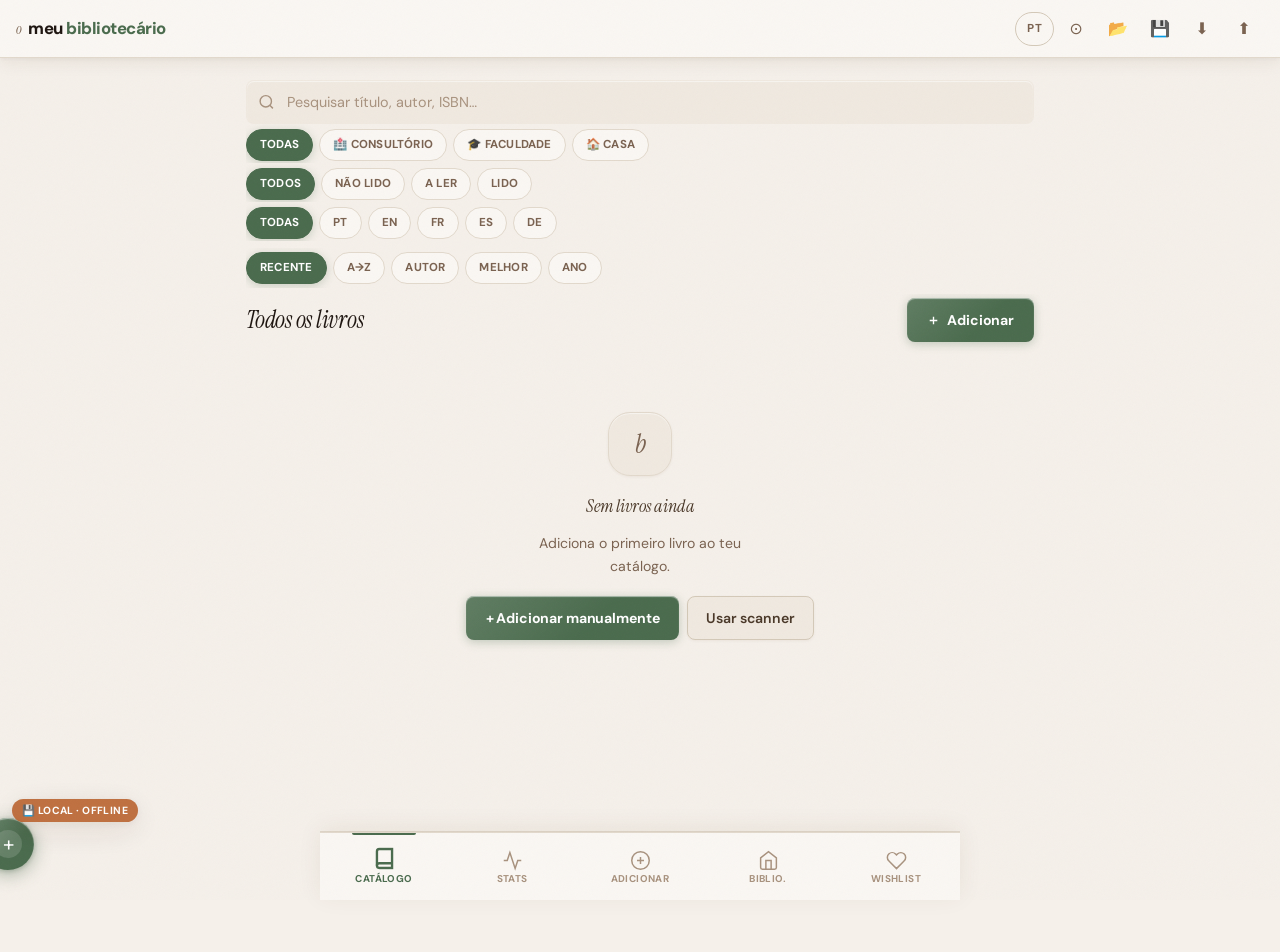
<file: standalone/index.html>
<!DOCTYPE html>
<html lang="pt" data-theme="auto">
<head>
<meta charset="UTF-8">
<meta name="viewport" content="width=device-width, initial-scale=1.0, viewport-fit=cover">
<meta name="description" content="MyShelf — gestão de biblioteca pessoal e clínica">
<meta name="theme-color" content="#4a6b4d">
<meta name="apple-mobile-web-app-capable" content="yes">
<meta name="apple-mobile-web-app-status-bar-style" content="default">
<meta property="og:title" content="MyShelf">
<meta property="og:description" content="Gestão de biblioteca pessoal e clínica">
<title>MyShelf</title>
<link rel="preconnect" href="https://fonts.googleapis.com">
<link rel="preconnect" href="https://fonts.gstatic.com" crossorigin>
<link href="https://fonts.googleapis.com/css2?family=DM+Sans:ital,opsz,wght@0,9..40,300;0,9..40,400;0,9..40,500;0,9..40,600;0,9..40,700;0,9..40,800;1,9..40,400;1,9..40,500&family=Instrument+Serif:ital@0;1&display=swap" rel="stylesheet">
<style>
/* ── DESIGN TOKENS ───────────────────────────────────── */
:root {
  --bg:          #f5f0ea;
  --bg-alt:      #ede6db;
  --bg-deep:     #e4d9cc;
  --surface:     #faf7f3;
  --surface2:    #f0e9e0;
  --surface3:    #e8ddd2;
  --border:      #d4c9b8;
  --border-light:#e2d9cc;
  --text:        #1e1510;
  --text2:       #4a3828;
  --text3:       #7a6250;
  --text4:       #a8927e;
  --green:       #3d5c40;
  --green-mid:   #4a6b4d;
  --green-light: #6a8e6d;
  --green-bg:    #e4ede4;
  --green-bg2:   #cddece;
  --orange:      #a85020;
  --orange-mid:  #b85e28;
  --orange-bg:   #f5e8dc;
  --orange-bg2:  #edd4be;
  --red:         #8c3020;
  --red-mid:     #a84030;
  --red-bg:      #f5e0dc;
  --red-bg2:     #edd0ca;
  --gold:        #8a6a20;
  --gold-bg:     #f5edd8;

  --radius-xs:   3px;
  --radius-sm:   8px;
  --radius:      14px;
  --radius-lg:   22px;
  --radius-xl:   32px;

  /* Diffused shadows tinted to bg hue */
  --shadow-xs:   0 1px 3px rgba(80,50,20,.06);
  --shadow:      0 4px 16px rgba(80,50,20,.08), 0 1px 4px rgba(80,50,20,.05);
  --shadow-md:   0 8px 32px rgba(80,50,20,.12), 0 2px 8px rgba(80,50,20,.07);
  --shadow-lg:   0 20px 56px rgba(80,50,20,.16), 0 4px 12px rgba(80,50,20,.08);
  --shadow-inset:inset 0 1px 1px rgba(255,255,255,.55);

  --nav-h:   68px;
  --top-h:   58px;
  --ease:    cubic-bezier(0.16,1,0.3,1);
  --ease-in: cubic-bezier(0.4,0,1,1);
  --spring:  cubic-bezier(0.32,0.72,0,1);

  --z-sticky: 50;
  --z-nav:    100;
  --z-fab:    90;
  --z-float:  150;
  --z-modal:  500;
  --z-toast:  600;
  --z-grain:  9000;
}

[data-theme="dark"] {
  --bg:          #110e0a;
  --bg-alt:      #191410;
  --bg-deep:     #221c16;
  --surface:     #1e1812;
  --surface2:    #26201a;
  --surface3:    #302820;
  --border:      #3c3028;
  --border-light:#302820;
  --text:        #f2e8dc;
  --text2:       #c8b09a;
  --text3:       #8a7060;
  --text4:       #60503e;
  --green:       #6a9e6d;
  --green-mid:   #7eb880;
  --green-light: #9cce9e;
  --green-bg:    #162218;
  --green-bg2:   #1e2e20;
  --orange:      #d07840;
  --orange-mid:  #d8884a;
  --orange-bg:   #281808;
  --orange-bg2:  #341e0e;
  --red:         #c06050;
  --red-mid:     #cc7060;
  --red-bg:      #261008;
  --red-bg2:     #32180e;
  --gold:        #c0a040;
  --gold-bg:     #261e08;
  --shadow-xs:   0 1px 3px rgba(0,0,0,.35);
  --shadow:      0 4px 16px rgba(0,0,0,.45), 0 1px 4px rgba(0,0,0,.3);
  --shadow-md:   0 8px 32px rgba(0,0,0,.55), 0 2px 8px rgba(0,0,0,.35);
  --shadow-lg:   0 20px 56px rgba(0,0,0,.65), 0 4px 12px rgba(0,0,0,.4);
  --shadow-inset:inset 0 1px 1px rgba(255,255,255,.06);
}

@media(prefers-color-scheme:dark){
  :root:not([data-theme="light"]):not([data-theme="dark"]){
    --bg:#110e0a; --bg-alt:#191410; --bg-deep:#221c16;
    --surface:#1e1812; --surface2:#26201a; --surface3:#302820;
    --border:#3c3028; --border-light:#302820;
    --text:#f2e8dc; --text2:#c8b09a; --text3:#8a7060; --text4:#60503e;
    --green:#6a9e6d; --green-mid:#7eb880; --green-light:#9cce9e;
    --green-bg:#162218; --green-bg2:#1e2e20;
    --orange:#d07840; --orange-mid:#d8884a;
    --orange-bg:#281808; --orange-bg2:#341e0e;
    --red:#c06050; --red-mid:#cc7060;
    --red-bg:#261008; --red-bg2:#32180e;
    --gold:#c0a040; --gold-bg:#261e08;
    --shadow-xs:0 1px 3px rgba(0,0,0,.35);
    --shadow:0 4px 16px rgba(0,0,0,.45),0 1px 4px rgba(0,0,0,.3);
    --shadow-md:0 8px 32px rgba(0,0,0,.55),0 2px 8px rgba(0,0,0,.35);
    --shadow-lg:0 20px 56px rgba(0,0,0,.65),0 4px 12px rgba(0,0,0,.4);
    --shadow-inset:inset 0 1px 1px rgba(255,255,255,.06);
  }
}

/* ── RESET ───────────────────────────────────────────── */
*,*::before,*::after{box-sizing:border-box;margin:0;padding:0}
html{font-size:16px;-webkit-text-size-adjust:100%;scroll-behavior:smooth;-webkit-tap-highlight-color:transparent}
body{
  font-family:'DM Sans',system-ui,sans-serif;
  font-weight:400;background:var(--bg);color:var(--text);
  min-height:100dvh;overflow-x:hidden;
  -webkit-font-smoothing:antialiased;
  -moz-osx-font-smoothing:grayscale;
  text-rendering:optimizeLegibility;
}
a{color:var(--green-mid);text-decoration:none}
button{font-family:inherit;cursor:pointer;border:none;background:none;line-height:1}
img{display:block;max-width:100%}

/* Film grain overlay — fixed, pointer-events-none, GPU-isolated */
body::after{
  content:'';position:fixed;inset:0;
  z-index:var(--z-grain);pointer-events:none;
  opacity:.032;
  background-image:url("data:image/svg+xml,%3Csvg viewBox='0 0 512 512' xmlns='http://www.w3.org/2000/svg'%3E%3Cfilter id='g'%3E%3CfeTurbulence type='fractalNoise' baseFrequency='0.75' numOctaves='4' stitchTiles='stitch'/%3E%3C/filter%3E%3Crect width='100%25' height='100%25' filter='url(%23g)'/%3E%3C/svg%3E");
  background-size:256px 256px;
}

/* ── SKIP LINK ───────────────────────────────────────── */
.skip-link{
  position:absolute;top:-100%;left:16px;
  background:var(--green-mid);color:#fff;
  padding:10px 18px;border-radius:var(--radius-sm);
  font-weight:600;font-size:.9rem;z-index:9999;
  transition:top .2s var(--ease);
}
.skip-link:focus{top:calc(var(--top-h)+8px)}

/* ── TOP BAR — Double-Bezel shell ────────────────────── */
.top-bar{
  position:fixed;top:0;left:0;right:0;z-index:var(--z-nav);
  height:var(--top-h);
  /* Outer shell */
  background:var(--surface);
  border-bottom:1px solid var(--border-light);
  display:flex;align-items:center;justify-content:space-between;
  padding:0 16px;
  padding-top:env(safe-area-inset-top);
  box-shadow:var(--shadow);
  backdrop-filter:blur(16px);
  -webkit-backdrop-filter:blur(16px);
}
.top-bar-brand{display:flex;align-items:baseline;gap:0;line-height:1}
.brand-prefix{
  font-family:'Instrument Serif',Georgia,serif;
  font-style:italic;font-size:.9rem;
  color:var(--text3);margin-right:6px;
  letter-spacing:.01em;
}
.brand-main{
  font-family:'DM Sans',system-ui,sans-serif;
  font-size:1.05rem;font-weight:800;
  letter-spacing:-.03em;color:var(--text);
}
.brand-main em{color:var(--green-mid);font-style:normal}
.top-actions{display:flex;align-items:center;gap:2px}

/* ── ICON BTN — tactile push ─────────────────────────── */
.icon-btn{
  width:40px;height:40px;border-radius:var(--radius-sm);
  display:flex;align-items:center;justify-content:center;
  font-size:1rem;color:var(--text3);
  transition:background .18s var(--ease),color .18s,transform .12s var(--spring);
}
.icon-btn:hover{background:var(--surface2);color:var(--text2)}
.icon-btn:active{transform:scale(0.91) translateY(1px)}
.icon-btn:focus-visible{outline:2px solid var(--green-mid);outline-offset:2px}

.badge-btn{
  font-size:.72rem;font-weight:700;padding:6px 11px;
  border-radius:var(--radius-lg);
  border:1.5px solid var(--border);
  color:var(--text3);background:transparent;
  letter-spacing:.03em;
  transition:all .18s var(--ease);min-height:34px;
}
.badge-btn:hover{border-color:var(--green-mid);color:var(--green-mid)}
.badge-btn:active{transform:scale(0.96) translateY(1px)}
.badge-btn.active{background:var(--green-mid);color:#fff;border-color:var(--green-mid)}

/* ── STORAGE INDICATOR ───────────────────────────────── */
#storage-indicator{
  position:fixed;
  bottom:calc(var(--nav-h) + 10px + env(safe-area-inset-bottom));
  left:12px;z-index:var(--z-float);
  font-size:.65rem;font-weight:700;letter-spacing:.04em;text-transform:uppercase;
  padding:5px 10px;border-radius:var(--radius-lg);color:#fff;
  box-shadow:var(--shadow-md);
  transition:all .4s var(--ease);pointer-events:none;opacity:.88;
}

/* ── BOTTOM NAV — floating island ────────────────────── */
.bottom-nav{
  position:fixed;bottom:0;left:0;right:0;z-index:var(--z-nav);
  height:var(--nav-h);
  padding-bottom:env(safe-area-inset-bottom);
  background:var(--surface);
  border-top:1px solid var(--border-light);
  display:flex;align-items:stretch;
  box-shadow:0 -4px 24px rgba(80,50,20,.07),0 -1px 0 var(--border-light);
  backdrop-filter:blur(16px);
  -webkit-backdrop-filter:blur(16px);
}
.nav-btn{
  flex:1;display:flex;flex-direction:column;
  align-items:center;justify-content:center;gap:3px;
  color:var(--text4);font-size:.62rem;font-weight:700;
  letter-spacing:.04em;text-transform:uppercase;
  transition:color .22s var(--ease),background .2s;
  padding:6px 4px;min-height:48px;position:relative;
}
.nav-btn svg{
  width:21px;height:21px;stroke:currentColor;fill:none;stroke-width:1.7;
  transition:transform .28s var(--spring),stroke-width .2s;
}
.nav-btn.active{color:var(--green-mid)}
.nav-btn.active svg{stroke-width:2.5;transform:translateY(-2px) scale(1.08)}
.nav-btn.active::after{
  content:'';position:absolute;top:0;left:25%;right:25%;
  height:2px;background:var(--green-mid);
  border-radius:0 0 3px 3px;
  animation:navLineIn .3s var(--spring) forwards;
}
@keyframes navLineIn{from{transform:scaleX(0)}to{transform:scaleX(1)}}
.nav-btn:active{background:var(--surface2)}
.nav-btn:focus-visible{outline:2px solid var(--green-mid);outline-offset:-2px}

/* ── CONTENT ─────────────────────────────────────────── */
.content{
  padding-top:calc(var(--top-h) + 12px + env(safe-area-inset-top));
  padding-bottom:calc(var(--nav-h) + 16px + env(safe-area-inset-bottom));
  padding-left:16px;padding-right:16px;
  min-height:100dvh;
}
.page{display:none}
.page.active{
  display:block;
  animation:pageFadeUp .24s var(--ease) both;
}
@keyframes pageFadeUp{
  from{opacity:0;transform:translateY(6px)}
  to{opacity:1;transform:none}
}

/* ── BUTTONS — tactile push + spring ────────────────── */
.btn-primary{
  /* Outer shell */
  background:var(--green-mid);color:#fff;
  padding:11px 20px;border-radius:var(--radius-sm);
  font-size:.88rem;font-weight:700;letter-spacing:-.01em;
  display:inline-flex;align-items:center;gap:7px;min-height:44px;
  /* Shadow tinted to green */
  box-shadow:0 2px 10px rgba(74,107,77,.3),var(--shadow-inset);
  transition:background .18s var(--ease),transform .12s var(--spring),box-shadow .18s;
  white-space:nowrap;position:relative;overflow:hidden;
}
.btn-primary::before{
  content:'';position:absolute;inset:0;
  background:linear-gradient(135deg,rgba(255,255,255,.12) 0%,transparent 60%);
  pointer-events:none;
}
.btn-primary:hover{background:var(--green);box-shadow:0 4px 18px rgba(74,107,77,.38),var(--shadow-inset)}
.btn-primary:active{transform:scale(0.97) translateY(1px);box-shadow:0 1px 4px rgba(74,107,77,.2)}
.btn-primary:disabled{opacity:.45;cursor:not-allowed;transform:none}
.btn-primary:focus-visible{outline:2px solid var(--green-mid);outline-offset:3px}

.btn-secondary{
  background:var(--surface2);color:var(--text2);
  padding:11px 18px;border-radius:var(--radius-sm);
  font-size:.88rem;font-weight:600;
  display:inline-flex;align-items:center;gap:7px;min-height:44px;
  border:1.5px solid var(--border);
  box-shadow:var(--shadow-xs);
  transition:all .18s var(--ease);white-space:nowrap;
}
.btn-secondary:hover{border-color:var(--green-mid);color:var(--green-mid);background:var(--green-bg)}
.btn-secondary:active{transform:scale(0.97) translateY(1px)}
.btn-secondary:focus-visible{outline:2px solid var(--green-mid);outline-offset:2px}

.btn-ghost{
  color:var(--text3);font-size:.86rem;font-weight:500;
  padding:8px 12px;border-radius:var(--radius-sm);
  display:inline-flex;align-items:center;gap:6px;min-height:40px;
  transition:all .18s var(--ease);
}
.btn-ghost:hover{color:var(--text2);background:var(--surface2)}
.btn-ghost:active{transform:scale(0.97) translateY(1px)}

.btn-danger{
  background:var(--red-bg);color:var(--red-mid);
  padding:11px 18px;border-radius:var(--radius-sm);
  font-size:.88rem;font-weight:700;min-height:44px;
  border:1.5px solid var(--red-bg2);
  transition:all .18s var(--ease);
  display:inline-flex;align-items:center;gap:7px;
}
.btn-danger:hover{background:var(--red-mid);color:#fff;border-color:var(--red-mid)}
.btn-danger:active{transform:scale(0.97) translateY(1px)}

/* ── FORMS ───────────────────────────────────────────── */
input,select,textarea{
  font-family:inherit;font-size:.9rem;font-weight:400;
  background:var(--surface);color:var(--text);
  border:1.5px solid var(--border);border-radius:var(--radius-sm);
  padding:11px 14px;width:100%;outline:none;
  transition:border-color .18s var(--ease),box-shadow .18s var(--ease);
  min-height:44px;-webkit-appearance:none;
  box-shadow:var(--shadow-inset);
}
input:focus,select:focus,textarea:focus{
  border-color:var(--green-mid);
  box-shadow:0 0 0 3px rgba(74,107,77,.12),var(--shadow-inset);
}
input::placeholder{color:var(--text4)}
select{
  cursor:pointer;appearance:none;
  background-image:url("data:image/svg+xml,%3Csvg xmlns='http://www.w3.org/2000/svg' width='12' height='12' viewBox='0 0 24 24' fill='none' stroke='%238c7060' stroke-width='2'%3E%3Cpolyline points='6 9 12 15 18 9'/%3E%3C/svg%3E");
  background-repeat:no-repeat;background-position:right 12px center;padding-right:36px;
}
label{
  font-size:.75rem;font-weight:700;color:var(--text3);
  display:block;margin-bottom:5px;letter-spacing:.02em;
  text-transform:uppercase;
}
textarea{min-height:80px;resize:vertical;line-height:1.6}
.form-group{margin-bottom:14px}
.form-row{display:grid;grid-template-columns:1fr 1fr;gap:10px}
.form-footer{
  display:flex;gap:8px;justify-content:flex-end;
  margin-top:18px;padding-top:14px;
  border-top:1px solid var(--border-light);flex-wrap:wrap;
}
.field-error{font-size:.73rem;color:var(--red-mid);margin-top:4px;display:none;font-weight:600}
.field-error.show{display:block}

/* ── SEARCH ──────────────────────────────────────────── */
.search-wrap{
  position:sticky;top:calc(var(--top-h) + env(safe-area-inset-top));
  z-index:var(--z-sticky);background:var(--bg);
  padding:10px 0 6px;margin:0 -16px;padding-left:16px;padding-right:16px;
}
.search-input-wrap{position:relative}
.search-input-wrap svg{
  position:absolute;left:12px;top:50%;transform:translateY(-50%);
  width:17px;height:17px;stroke:var(--text4);fill:none;stroke-width:2;pointer-events:none;
}
.search-input-wrap input{
  padding-left:40px;background:var(--surface2);
  border-color:transparent;
}
.search-input-wrap input:focus{background:var(--surface);border-color:var(--green-mid)}

/* ── FILTER CHIPS ────────────────────────────────────── */
.filter-row{
  display:flex;gap:6px;overflow-x:auto;padding:5px 0 2px;
  scrollbar-width:none;-webkit-overflow-scrolling:touch;
}
.filter-row::-webkit-scrollbar{display:none}
.chip{
  white-space:nowrap;font-size:.72rem;font-weight:700;
  padding:6px 13px;border-radius:var(--radius-lg);min-height:32px;
  border:1.5px solid var(--border-light);color:var(--text3);
  background:var(--surface);cursor:pointer;letter-spacing:.02em;
  text-transform:uppercase;
  transition:all .18s var(--ease);flex-shrink:0;
}
.chip:hover{border-color:var(--green-mid);color:var(--green-mid)}
.chip.active{
  background:var(--green-mid);color:#fff;
  border-color:var(--green-mid);
  box-shadow:0 2px 8px rgba(74,107,77,.25);
}
.chip:active{transform:scale(0.95) translateY(1px)}

/* ── CAT HEADER ──────────────────────────────────────── */
.cat-header{
  display:flex;align-items:center;justify-content:space-between;
  margin-bottom:14px;gap:10px;padding-top:4px;
}
.cat-header h2{
  font-family:'Instrument Serif',serif;
  font-style:italic;
  font-size:1.5rem;font-weight:400;
  letter-spacing:-.01em;color:var(--text);
  line-height:1.1;
}

/* ── BENTO BOOK GRID ─────────────────────────────────── */
/* Asymmetric bento — alternates between tall and standard */
.book-grid{
  display:grid;
  grid-template-columns:repeat(auto-fill,minmax(100px,1fr));
  gap:12px;padding-bottom:16px;
}
/* Every 7th book gets a wide bento slot */
.book-item:nth-child(7n+1){
  grid-column:span 2;
}
.book-item:nth-child(7n+1) .book-cover{
  aspect-ratio:16/9;border-radius:var(--radius);
}
.book-item:nth-child(7n+1) .book-cover .no-cover .initial{
  font-size:2.4rem;
}
/* Standard book */
.book-item{
  cursor:pointer;
  transition:transform .28s var(--spring),opacity .2s;
}
.book-item:hover{transform:translateY(-4px)}
.book-item:active{transform:scale(0.95) translateY(1px);opacity:.88}
.book-item:focus-visible{outline:2px solid var(--green-mid);outline-offset:3px;border-radius:var(--radius-sm)}

/* Double-Bezel book cover */
.book-cover-shell{
  /* Outer shell */
  background:var(--surface3);
  border:1px solid var(--border-light);
  border-radius:var(--radius-sm);
  padding:3px;
  box-shadow:var(--shadow);
}
.book-cover{
  width:100%;aspect-ratio:2/3;
  border-radius:calc(var(--radius-sm) - 3px);
  overflow:hidden;
  background:var(--surface2);
  position:relative;
  /* Inner highlight */
  box-shadow:var(--shadow-inset);
}
.book-cover img{width:100%;height:100%;object-fit:cover}
.book-cover .no-cover{
  width:100%;height:100%;
  display:flex;flex-direction:column;
  align-items:center;justify-content:center;
  gap:6px;padding:10px;
  background:linear-gradient(145deg,var(--surface2),var(--bg-deep));
}
.no-cover .initial{
  font-family:'Instrument Serif',serif;
  font-size:1.8rem;font-weight:400;font-style:italic;
  color:var(--green-mid);opacity:.65;
}
.no-cover .no-title{
  font-size:.52rem;font-weight:600;color:var(--text4);
  text-align:center;line-height:1.3;word-break:break-word;
  letter-spacing:.02em;text-transform:uppercase;
}
.book-status-badge{
  position:absolute;top:5px;left:5px;
  font-size:.5rem;font-weight:800;
  padding:2px 6px;border-radius:var(--radius-xs);color:#fff;
  letter-spacing:.06em;text-transform:uppercase;
}
.badge-lido{background:var(--green-mid)}
.badge-lendo{background:var(--orange-mid)}
.badge-lent{background:var(--red-mid)}
.book-info{margin-top:7px}
.book-info .b-title{
  font-size:.76rem;font-weight:600;color:var(--text);line-height:1.3;
  display:-webkit-box;-webkit-line-clamp:2;-webkit-box-orient:vertical;overflow:hidden;
}
.book-info .b-author{
  font-size:.67rem;color:var(--text4);margin-top:2px;font-weight:500;
  white-space:nowrap;overflow:hidden;text-overflow:ellipsis;
}

/* ── SKELETON ────────────────────────────────────────── */
.skeleton{
  background:linear-gradient(90deg,var(--surface2) 25%,var(--surface3) 50%,var(--surface2) 75%);
  background-size:200% 100%;
  animation:shimmer 1.5s ease-in-out infinite;
  border-radius:var(--radius-sm);
}
@keyframes shimmer{from{background-position:200% 0}to{background-position:-200% 0}}
.book-item-skeleton .cover-sk{width:100%;aspect-ratio:2/3;border-radius:var(--radius-sm)}
.book-item-skeleton .title-sk{height:9px;margin-top:8px;border-radius:3px;width:88%}
.book-item-skeleton .author-sk{height:7px;margin-top:5px;border-radius:3px;width:58%}

/* ── EMPTY STATE ─────────────────────────────────────── */
.empty-state{
  text-align:center;padding:56px 24px;
  display:flex;flex-direction:column;align-items:center;gap:14px;
}
.empty-state-icon{
  width:64px;height:64px;border-radius:var(--radius-lg);
  background:var(--surface2);border:1.5px solid var(--border-light);
  display:flex;align-items:center;justify-content:center;
  font-family:'Instrument Serif',serif;font-style:italic;
  font-size:1.6rem;color:var(--text3);margin-bottom:4px;
  box-shadow:var(--shadow-xs),var(--shadow-inset);
}
.empty-state h3{
  font-family:'Instrument Serif',serif;font-style:italic;
  font-size:1.15rem;font-weight:400;color:var(--text2);
}
.empty-state p{font-size:.88rem;color:var(--text3);line-height:1.65;max-width:260px}
.empty-actions{display:flex;flex-wrap:wrap;gap:8px;justify-content:center;margin-top:4px}

/* ── MODAL — Double-Bezel sheet ──────────────────────── */
.modal-overlay{
  display:none;position:fixed;inset:0;z-index:var(--z-modal);
  background:rgba(16,10,4,.52);backdrop-filter:blur(8px);-webkit-backdrop-filter:blur(8px);
  align-items:flex-end;justify-content:center;
}
.modal-overlay.open{display:flex}
/* Outer shell of the modal */
.modal{
  background:var(--surface);
  /* Double-bezel: outer ring */
  border:1px solid var(--border-light);
  border-bottom:none;
  border-radius:var(--radius-xl) var(--radius-xl) 0 0;
  width:100%;max-width:560px;
  max-height:93dvh;overflow-y:auto;overflow-x:hidden;
  padding:6px 20px calc(28px + env(safe-area-inset-bottom));
  box-shadow:var(--shadow-lg),var(--shadow-inset);
  animation:sheetUp .34s var(--spring) both;
}
@keyframes sheetUp{from{transform:translateY(100%);opacity:0}to{transform:translateY(0);opacity:1}}
.modal-handle{
  width:36px;height:3px;border-radius:2px;
  background:var(--border);margin:10px auto 14px;
}
.modal-header{display:flex;align-items:center;justify-content:space-between;margin-bottom:18px}
.modal-header h2{
  font-family:'Instrument Serif',serif;font-style:italic;
  font-size:1.2rem;font-weight:400;letter-spacing:-.01em;
}
.modal-close{
  width:36px;height:36px;border-radius:var(--radius-sm);
  display:flex;align-items:center;justify-content:center;
  font-size:1.1rem;color:var(--text4);
  background:var(--surface2);
  border:1px solid var(--border-light);
  box-shadow:var(--shadow-xs);
  transition:all .18s var(--ease);flex-shrink:0;
}
.modal-close:hover{color:var(--text);background:var(--surface3)}
.modal-close:active{transform:scale(0.93) translateY(1px)}
.modal-close:focus-visible{outline:2px solid var(--green-mid)}

/* ── TABS ────────────────────────────────────────────── */
.tabs{display:flex;border-bottom:1.5px solid var(--border-light);margin-bottom:16px}
.tab-btn{
  padding:10px 14px;font-size:.78rem;font-weight:700;color:var(--text4);
  border-bottom:2px solid transparent;margin-bottom:-1.5px;
  letter-spacing:.03em;text-transform:uppercase;
  transition:all .18s var(--ease);min-height:44px;
}
.tab-btn.active{color:var(--green-mid);border-bottom-color:var(--green-mid)}
.tab-btn:hover:not(.active){color:var(--text2)}
.tab-panel{display:none}
.tab-panel.active{display:block}

/* ── DETAIL MODAL ────────────────────────────────────── */
.detail-top{display:flex;gap:14px;margin-bottom:18px;align-items:flex-start}
.detail-cover-shell{
  width:90px;flex-shrink:0;
  /* Double-bezel wrapper */
  background:var(--surface3);
  border:1px solid var(--border-light);
  border-radius:var(--radius-sm);padding:3px;
  box-shadow:var(--shadow-md);
}
.detail-cover-inner{
  height:135px;border-radius:calc(var(--radius-sm) - 3px);
  overflow:hidden;background:var(--surface2);
  box-shadow:var(--shadow-inset);
}
.detail-info{flex:1;min-width:0;padding-top:2px}
.detail-title{
  font-family:'Instrument Serif',serif;font-style:italic;
  font-size:1.15rem;font-weight:400;line-height:1.25;
  margin-bottom:3px;
}
.detail-author{font-size:.86rem;color:var(--text3);margin-bottom:10px;font-weight:500}
.detail-meta{display:flex;flex-wrap:wrap;gap:5px;margin-bottom:10px}
.meta-chip{
  font-size:.65rem;font-weight:800;padding:3px 8px;
  border-radius:var(--radius-xs);
  background:var(--surface2);color:var(--text3);
  letter-spacing:.04em;text-transform:uppercase;
  border:1px solid var(--border-light);
}
.stars{color:var(--gold);font-size:.9rem;letter-spacing:2px}
.detail-notes{
  font-size:.88rem;color:var(--text2);line-height:1.7;
  padding:12px;background:var(--bg-alt);
  border-radius:var(--radius-sm);border:1px solid var(--border-light);
  font-style:italic;margin-bottom:14px;
}
.detail-actions{display:flex;flex-wrap:wrap;gap:8px}
.info-table{margin-bottom:14px}
.info-row{
  display:flex;justify-content:space-between;align-items:center;
  padding:9px 0;border-bottom:1px solid var(--border-light);
  font-size:.84rem;gap:12px;
}
.info-row:last-child{border-bottom:none}
.info-label{color:var(--text4);font-weight:700;font-size:.7rem;letter-spacing:.04em;text-transform:uppercase;flex-shrink:0}
.info-val{color:var(--text);font-weight:500;text-align:right;word-break:break-word}

/* ── ACCORDION ───────────────────────────────────────── */
.accordion{
  /* Double-bezel outer */
  background:var(--surface);
  border:1.5px solid var(--border-light);
  border-radius:var(--radius);
  overflow:hidden;margin-bottom:10px;
  box-shadow:var(--shadow-xs);
  transition:box-shadow .22s var(--ease);
}
.accordion:has(.acc-header.open){box-shadow:var(--shadow),0 0 0 2px rgba(74,107,77,.08)}
.acc-header{
  display:flex;align-items:center;justify-content:space-between;
  padding:15px 16px;cursor:pointer;background:var(--surface);
  transition:background .18s;min-height:62px;user-select:none;
}
.acc-header:hover{background:var(--surface2)}
.acc-header.open{background:var(--surface2)}
.acc-left{display:flex;align-items:center;gap:12px}
.acc-icon{font-size:1.2rem;flex-shrink:0}
.acc-label{font-size:.9rem;font-weight:700;letter-spacing:-.01em;color:var(--text)}
.acc-sub{font-size:.72rem;color:var(--text4);font-weight:500;margin-top:1px;letter-spacing:.01em}
.acc-arrow{
  font-size:.85rem;color:var(--text4);
  transition:transform .32s var(--spring);flex-shrink:0;
}
.acc-header.open .acc-arrow{transform:rotate(90deg)}
.acc-body{
  display:none;padding:16px;background:var(--bg);
  border-top:1px solid var(--border-light);
}
.acc-body.open{display:block;animation:accReveal .26s var(--ease) both}
@keyframes accReveal{from{opacity:0;transform:translateY(-6px)}to{opacity:1;transform:none}}

/* ── SCAN ZONE ───────────────────────────────────────── */
.scan-zone{
  border:2px dashed var(--border);border-radius:var(--radius);
  padding:28px 20px;text-align:center;cursor:pointer;
  transition:all .28s var(--ease));background:var(--surface);
  min-height:128px;display:flex;flex-direction:column;
  align-items:center;justify-content:center;gap:10px;
  box-shadow:var(--shadow-inset);
}
.scan-zone:hover,.scan-zone:focus-visible{border-color:var(--green-mid);outline:none;background:var(--green-bg)}
.scan-zone.ready{border-color:var(--green-mid);background:var(--green-bg)}
.scan-zone.loading{border-color:var(--orange-mid);background:var(--orange-bg)}
.scan-zone.success{border-color:var(--green-mid);background:var(--green-bg2)}
.scan-zone.error{border-color:var(--red-mid);background:var(--red-bg)}
.scan-zone-icon{font-size:2rem;line-height:1}
.scan-zone-text{font-size:.9rem;font-weight:700;color:var(--text2);line-height:1.4;letter-spacing:-.01em}
.scan-zone-sub{font-size:.76rem;color:var(--text4)}

/* ── BT STATUS ───────────────────────────────────────── */
.bt-status{
  display:flex;align-items:center;gap:10px;padding:10px 14px;
  border-radius:var(--radius-sm);background:var(--surface2);
  margin-bottom:10px;font-size:.86rem;font-weight:600;
  border:1px solid var(--border-light);box-shadow:var(--shadow-xs);
}
.bt-dot{
  width:9px;height:9px;border-radius:50%;
  background:var(--border);flex-shrink:0;
  transition:all .32s var(--ease);
}
.bt-dot.on{
  background:var(--green-mid);
  box-shadow:0 0 0 3px var(--green-bg);
  animation:pulse 2s ease-in-out infinite;
}
@keyframes pulse{
  0%,100%{box-shadow:0 0 0 3px var(--green-bg)}
  50%{box-shadow:0 0 0 5px var(--green-bg2)}
}

/* ── SEARCH RESULTS ──────────────────────────────────── */
.search-results{display:grid;gap:6px;margin-top:10px}
.sr-item{
  display:flex;align-items:center;gap:10px;padding:10px;
  border-radius:var(--radius-sm);background:var(--surface);
  border:1.5px solid var(--border-light);
  cursor:pointer;transition:all .18s var(--ease));min-height:60px;
  box-shadow:var(--shadow-xs);
}
.sr-item:hover{border-color:var(--green-mid);background:var(--green-bg)}
.sr-item:active{transform:scale(0.98) translateY(1px)}
.sr-cover-wrap{
  width:32px;height:48px;border-radius:3px;
  overflow:hidden;background:var(--surface2);flex-shrink:0;
  box-shadow:var(--shadow-xs);
}
.sr-info{flex:1;min-width:0}
.sr-title{font-size:.84rem;font-weight:700;line-height:1.3;overflow:hidden;text-overflow:ellipsis;white-space:nowrap}
.sr-author{font-size:.72rem;color:var(--text3);margin-top:1px}
.sr-year{font-size:.68rem;color:var(--text4);font-family:ui-monospace,monospace;margin-top:2px}

/* ── PREVIEW CARD ────────────────────────────────────── */
.preview-card{
  display:flex;gap:12px;align-items:flex-start;
  padding:14px;border-radius:var(--radius);
  background:var(--green-bg);border:1.5px solid var(--green-bg2);
  margin-top:10px;box-shadow:var(--shadow-xs),var(--shadow-inset);
}
.preview-cover-shell{
  width:42px;background:var(--surface3);
  border:1px solid var(--border-light);
  border-radius:4px;padding:2px;flex-shrink:0;
  box-shadow:var(--shadow-xs);
}
.preview-cover-inner{
  height:60px;border-radius:2px;overflow:hidden;background:var(--surface2);
}
.preview-info{flex:1;min-width:0}
.preview-title{font-size:.9rem;font-weight:700;line-height:1.3;margin-bottom:3px;letter-spacing:-.01em}
.preview-meta{font-size:.76rem;color:var(--text3)}
.preview-actions{display:flex;gap:7px;margin-top:10px;flex-wrap:wrap}

/* ── SESSION LOG ─────────────────────────────────────── */
.session-log{margin-top:14px}
.session-header{display:flex;align-items:center;justify-content:space-between;margin-bottom:8px}
.session-count{
  font-size:.78rem;font-weight:700;color:var(--text3);
  font-family:ui-monospace,monospace;letter-spacing:.04em;
  text-transform:uppercase;
}
.log-list{
  display:grid;gap:5px;max-height:180px;overflow-y:auto;
  scrollbar-width:thin;scrollbar-color:var(--border) transparent;
}
.log-item{
  display:flex;align-items:center;gap:9px;padding:7px 10px;
  border-radius:var(--radius-sm);background:var(--surface);
  border:1px solid var(--border-light);font-size:.76rem;
  box-shadow:var(--shadow-xs);
  animation:logSlideIn .2s var(--ease) both;
}
@keyframes logSlideIn{from{opacity:0;transform:translateX(-8px)}to{opacity:1;transform:none}}
.log-cover-wrap{width:20px;height:30px;border-radius:2px;overflow:hidden;flex-shrink:0;background:var(--surface2)}
.log-item-title{font-weight:600;flex:1;white-space:nowrap;overflow:hidden;text-overflow:ellipsis;color:var(--text2)}
.log-ok{color:var(--green-mid);font-size:.8rem;font-weight:700}

/* ── DASHBOARD ───────────────────────────────────────── */
.stats-grid{display:grid;grid-template-columns:repeat(3,1fr);gap:10px;margin-bottom:20px}
/* Double-bezel stat cards */
.stat-card{
  background:var(--surface);
  border:1px solid var(--border-light);
  border-radius:var(--radius);padding:16px 10px;text-align:center;
  box-shadow:var(--shadow),var(--shadow-inset);
  transition:transform .22s var(--spring),box-shadow .22s;
  position:relative;overflow:hidden;
}
.stat-card::before{
  content:'';position:absolute;inset:0;
  background:linear-gradient(135deg,rgba(255,255,255,.18) 0%,transparent 55%);
  pointer-events:none;
}
.stat-card:hover{transform:translateY(-3px);box-shadow:var(--shadow-md),var(--shadow-inset)}
.stat-num{
  font-family:ui-monospace,monospace;font-variant-numeric:tabular-nums;
  font-size:2.4rem;font-weight:800;color:var(--green-mid);
  line-height:1;letter-spacing:-.04em;
}
.stat-label{
  font-size:.6rem;font-weight:800;color:var(--text4);
  margin-top:5px;letter-spacing:.07em;text-transform:uppercase;
}
.section-label{
  font-family:'Instrument Serif',serif;font-style:italic;
  font-size:1rem;font-weight:400;color:var(--text2);
  margin-bottom:10px;margin-top:4px;
}
.bar-chart{display:grid;gap:8px;margin-bottom:20px}
.bar-row{display:flex;align-items:center;gap:10px}
.bar-label{font-size:.76rem;font-weight:600;color:var(--text2);width:88px;flex-shrink:0;white-space:nowrap;overflow:hidden;text-overflow:ellipsis}
.bar-track{
  flex:1;height:7px;background:var(--surface2);
  border-radius:4px;overflow:hidden;
  box-shadow:var(--shadow-inset);
}
.bar-fill{height:100%;border-radius:4px;transition:width .8s var(--spring)}
.bar-val{font-size:.72rem;font-family:ui-monospace,monospace;color:var(--text4);width:24px;text-align:right;flex-shrink:0}
.goal-card{
  background:var(--surface);border:1px solid var(--border-light);
  border-radius:var(--radius);padding:16px;margin-bottom:20px;
  box-shadow:var(--shadow),var(--shadow-inset);
}
.goal-header{display:flex;align-items:center;justify-content:space-between;margin-bottom:10px;gap:8px}
.goal-title{
  font-family:'Instrument Serif',serif;font-style:italic;
  font-size:.96rem;font-weight:400;
}
.goal-num{font-size:.8rem;font-family:ui-monospace,monospace;color:var(--text3);font-variant-numeric:tabular-nums}
.goal-track{
  height:7px;background:var(--surface2);border-radius:4px;overflow:hidden;
  box-shadow:var(--shadow-inset);
}
.goal-fill{height:100%;background:var(--green-mid);border-radius:4px;transition:width .8s var(--spring)}
.goal-edit{display:flex;gap:8px;margin-top:12px;align-items:center}
.goal-edit input{max-width:85px;min-height:40px;padding:8px 12px}

/* ── LIBRARIES ───────────────────────────────────────── */
.lib-grid{display:grid;grid-template-columns:repeat(auto-fill,minmax(140px,1fr));gap:10px}
.lib-card{
  /* Double-bezel */
  background:var(--surface);border:1.5px solid var(--border-light);
  border-radius:var(--radius);padding:18px 14px;
  text-align:center;cursor:pointer;
  box-shadow:var(--shadow),var(--shadow-inset);
  transition:all .25s var(--spring));position:relative;overflow:hidden;
}
.lib-card::before{
  content:'';position:absolute;inset:0;
  background:linear-gradient(135deg,rgba(255,255,255,.2) 0%,transparent 55%);
  pointer-events:none;
}
.lib-card:hover{border-color:var(--green-mid);transform:translateY(-3px);box-shadow:var(--shadow-md),var(--shadow-inset)}
.lib-card:active{transform:scale(0.97) translateY(1px)}
.lib-icon{font-size:1.7rem;margin-bottom:8px;line-height:1}
.lib-name{font-size:.86rem;font-weight:700;letter-spacing:-.01em}
.lib-count{font-size:.68rem;color:var(--text4);margin-top:3px;font-family:ui-monospace,monospace}

/* ── WISHLIST ────────────────────────────────────────── */
.wish-list{display:grid;gap:8px}
.wish-item{
  background:var(--surface);border:1.5px solid var(--border-light);
  border-radius:var(--radius);padding:13px 14px;
  display:flex;align-items:flex-start;gap:10px;
  box-shadow:var(--shadow-xs);
  transition:box-shadow .18s var(--ease);
}
.wish-item:hover{box-shadow:var(--shadow)}
.wish-priority{
  font-size:.58rem;font-weight:800;padding:3px 8px;
  border-radius:var(--radius-xs);white-space:nowrap;
  flex-shrink:0;margin-top:3px;letter-spacing:.06em;text-transform:uppercase;
}
.pri-alta{background:var(--red-bg2);color:var(--red-mid)}
.pri-media{background:var(--orange-bg2);color:var(--orange-mid)}
.pri-baixa{background:var(--green-bg2);color:var(--green-mid)}
.wish-info{flex:1;min-width:0}
.wish-title{font-size:.9rem;font-weight:700;margin-bottom:2px;letter-spacing:-.01em}
.wish-author{font-size:.76rem;color:var(--text4)}
.wish-actions{display:flex;gap:5px;margin-top:8px;flex-wrap:wrap;align-items:center}
.wish-link{
  font-size:.72rem;font-weight:700;color:var(--green-mid);
  display:inline-flex;align-items:center;gap:3px;
  padding:5px 9px;border-radius:var(--radius-sm);
  background:var(--green-bg);min-height:30px;
  border:1px solid var(--green-bg2);
  transition:all .18s var(--ease);
}
.wish-link:hover{background:var(--green-bg2);text-decoration:none}

/* ── LENT ────────────────────────────────────────────── */
.lent-list{display:grid;gap:8px}
.lent-item{
  background:var(--surface);border:1.5px solid var(--border-light);
  border-radius:var(--radius);padding:12px 14px;
  display:flex;align-items:center;gap:10px;
  box-shadow:var(--shadow-xs);
}
.lent-cover-wrap{width:30px;height:45px;border-radius:3px;overflow:hidden;background:var(--surface2);flex-shrink:0}
.lent-info{flex:1;min-width:0}
.lent-title{font-size:.86rem;font-weight:700;white-space:nowrap;overflow:hidden;text-overflow:ellipsis}
.lent-to{font-size:.74rem;color:var(--text3);margin-top:1px}
.lent-date{font-size:.68rem;color:var(--text4);font-family:ui-monospace,monospace}
.lent-days{
  font-size:.7rem;font-weight:800;padding:4px 8px;border-radius:var(--radius-sm);
  background:var(--orange-bg);color:var(--orange-mid);white-space:nowrap;flex-shrink:0;
  font-family:ui-monospace,monospace;letter-spacing:.04em;
}
.lent-days.overdue{background:var(--red-bg);color:var(--red-mid)}

/* ── TOAST ───────────────────────────────────────────── */
#toast{
  position:fixed;
  bottom:calc(var(--nav-h) + 18px + env(safe-area-inset-bottom));
  left:50%;transform:translateX(-50%) translateY(18px);
  background:var(--text);color:var(--bg);
  padding:11px 20px;border-radius:var(--radius-lg);
  font-size:.84rem;font-weight:700;letter-spacing:-.01em;
  opacity:0;pointer-events:none;z-index:var(--z-toast);
  transition:all .32s var(--spring);
  white-space:nowrap;max-width:88vw;
  box-shadow:var(--shadow-lg);
}
#toast.show{opacity:1;transform:translateX(-50%) translateY(0)}

/* ── FAB — Button-in-Button architecture ─────────────── */
.fab{
  position:fixed;right:18px;
  bottom:calc(var(--nav-h) + 14px + env(safe-area-inset-bottom));
  z-index:var(--z-fab);
  /* Outer shell */
  background:var(--green-mid);
  width:52px;height:52px;border-radius:50%;
  display:flex;align-items:center;justify-content:center;
  /* Inner highlight + tinted shadow */
  box-shadow:0 4px 18px rgba(58,90,60,.42),0 1px 4px rgba(58,90,60,.28),var(--shadow-inset);
  transition:all .25s var(--spring);
  position:relative;overflow:hidden;
}
.fab::before{
  content:'';position:absolute;inset:0;border-radius:50%;
  background:linear-gradient(135deg,rgba(255,255,255,.18) 0%,transparent 55%);
  pointer-events:none;
}
.fab-icon{
  /* Inner button core — Button-in-Button */
  width:28px;height:28px;border-radius:50%;
  background:rgba(255,255,255,.14);
  display:flex;align-items:center;justify-content:center;
  font-size:1.3rem;color:#fff;line-height:1;
  transition:transform .25s var(--spring),background .18s;
}
.fab:hover{background:var(--green);box-shadow:0 6px 24px rgba(58,90,60,.5),0 2px 6px rgba(58,90,60,.3),var(--shadow-inset)}
.fab:hover .fab-icon{transform:scale(1.12);background:rgba(255,255,255,.2)}
.fab:active{transform:scale(0.93);box-shadow:0 2px 8px rgba(58,90,60,.28)}
.fab:focus-visible{outline:3px solid var(--green-mid);outline-offset:3px}

/* ── STAR RATING ─────────────────────────────────────── */
.star-picker{display:flex;gap:2px}
.star-picker button{
  font-size:1.3rem;color:var(--border);
  transition:color .12s,transform .15s var(--spring);
  min-height:44px;min-width:34px;border-radius:var(--radius-sm);
}
.star-picker button.on{color:var(--gold)}
.star-picker button:hover{transform:scale(1.28);color:var(--gold)}
.star-picker button:focus-visible{outline:2px solid var(--green-mid)}

/* ── MISC ────────────────────────────────────────────── */
.divider{height:1px;background:var(--border-light);margin:18px 0}
.tag-list{display:flex;flex-wrap:wrap;gap:5px;margin-top:5px}
.tag{
  font-size:.65rem;font-weight:800;padding:3px 9px;
  border-radius:var(--radius-xs);
  background:var(--orange-bg);color:var(--orange-mid);
  letter-spacing:.04em;text-transform:uppercase;
  border:1px solid var(--orange-bg2);
}

/* ── IMPORT/EXPORT ───────────────────────────────────── */
.drop-zone{
  border:2px dashed var(--border);border-radius:var(--radius);
  padding:28px 20px;text-align:center;cursor:pointer;
  transition:all .25s var(--ease);background:var(--surface);
  box-shadow:var(--shadow-inset);
}
.drop-zone:hover,.drop-zone.drag-over{border-color:var(--green-mid);background:var(--green-bg)}
.drop-zone:focus-visible{outline:2px solid var(--green-mid);outline-offset:2px}
.drop-zone p{font-size:.84rem;color:var(--text4);margin-top:6px;line-height:1.5}
.col-info{
  font-size:.7rem;color:var(--text4);margin-top:10px;
  background:var(--surface2);padding:10px 12px;
  border-radius:var(--radius-sm);line-height:1.7;
  border:1px solid var(--border-light);
}
.progress-wrap{height:5px;background:var(--surface2);border-radius:3px;overflow:hidden;margin-bottom:6px;box-shadow:var(--shadow-inset)}
.progress-fill{height:100%;background:var(--green-mid);border-radius:3px;transition:width .3s var(--ease)}

/* ── ICON PICKER ─────────────────────────────────────── */
.icon-grid{display:flex;flex-wrap:wrap;gap:6px;margin-top:6px}
.icon-option{
  font-size:1.4rem;padding:8px;border-radius:var(--radius-sm);
  border:2px solid var(--border-light);min-height:44px;min-width:44px;
  transition:all .18s var(--ease);background:var(--surface);
  box-shadow:var(--shadow-xs),var(--shadow-inset);
}
.icon-option:hover{border-color:var(--green-mid);background:var(--green-bg);transform:scale(1.08)}
.icon-option.selected{border-color:var(--green-mid);background:var(--green-bg);box-shadow:0 0 0 3px rgba(74,107,77,.15),var(--shadow-inset)}

/* ── SORT ROW ────────────────────────────────────────── */
.sort-row{display:flex;gap:6px;overflow-x:auto;padding:4px 0;scrollbar-width:none}
.sort-row::-webkit-scrollbar{display:none}

/* ══════════════════════════════════════════════════════
   NOVA FUNCIONALIDADE: MODO LEITURA ACTIVA
   Cartão flutuante com timer de sessão + progresso
   ══════════════════════════════════════════════════════ */
.reading-float{
  position:fixed;
  bottom:calc(var(--nav-h) + 14px + env(safe-area-inset-bottom));
  left:16px;right:80px; /* espaço para o FAB */
  z-index:var(--z-float);
  /* Double-bezel outer */
  background:var(--surface);
  border:1.5px solid var(--green-bg2);
  border-radius:var(--radius-lg);
  padding:3px;
  box-shadow:var(--shadow-lg),0 0 0 1px rgba(74,107,77,.12);
  display:none;
  animation:floatIn .4s var(--spring) both;
}
.reading-float.visible{display:block}
@keyframes floatIn{
  from{opacity:0;transform:translateY(20px) scale(0.96)}
  to{opacity:1;transform:translateY(0) scale(1)}
}
/* Inner core */
.reading-float-inner{
  background:linear-gradient(135deg,var(--green-bg) 0%,var(--surface) 100%);
  border-radius:calc(var(--radius-lg) - 3px);
  padding:12px 14px;
  box-shadow:var(--shadow-inset);
  display:flex;align-items:center;gap:12px;
}
.reading-float-cover{
  width:36px;height:54px;border-radius:4px;overflow:hidden;
  background:var(--surface2);flex-shrink:0;
  box-shadow:var(--shadow-xs);
}
.reading-float-info{flex:1;min-width:0}
.reading-float-label{
  font-size:.58rem;font-weight:800;letter-spacing:.08em;
  text-transform:uppercase;color:var(--green-mid);margin-bottom:2px;
}
.reading-float-title{
  font-size:.82rem;font-weight:700;color:var(--text);
  white-space:nowrap;overflow:hidden;text-overflow:ellipsis;
  letter-spacing:-.01em;
}
.reading-float-meta{
  font-size:.68rem;color:var(--text3);margin-top:2px;
  display:flex;align-items:center;gap:6px;
}
.reading-timer{
  font-family:ui-monospace,monospace;font-variant-numeric:tabular-nums;
  font-size:.72rem;font-weight:700;color:var(--orange-mid);
  background:var(--orange-bg);padding:2px 7px;border-radius:var(--radius-xs);
  letter-spacing:.04em;
}
/* Progress bar below info */
.reading-float-progress{
  margin-top:8px;
}
.reading-progress-track{
  height:4px;background:var(--green-bg2);border-radius:2px;overflow:hidden;
}
.reading-progress-fill{
  height:100%;background:var(--green-mid);border-radius:2px;
  transition:width .6s var(--spring);
}
.reading-progress-label{
  font-size:.62rem;color:var(--text4);margin-top:3px;
  display:flex;justify-content:space-between;
  font-family:ui-monospace,monospace;
}
.reading-float-actions{display:flex;flex-direction:column;gap:5px;flex-shrink:0}
.reading-float-btn{
  width:34px;height:34px;border-radius:var(--radius-sm);
  display:flex;align-items:center;justify-content:center;
  font-size:.8rem;transition:all .18s var(--ease));
  border:1px solid var(--border-light);
  box-shadow:var(--shadow-xs),var(--shadow-inset);
}
.reading-float-btn.pause{background:var(--orange-bg);color:var(--orange-mid)}
.reading-float-btn.stop{background:var(--red-bg);color:var(--red-mid)}
.reading-float-btn:hover{transform:scale(1.08)}
.reading-float-btn:active{transform:scale(0.93) translateY(1px)}

/* Modal de sessão de leitura */
.reading-session-modal .modal-header h2{color:var(--green-mid)}
.pages-input-wrap{
  display:flex;align-items:center;gap:12px;
  background:var(--surface2);border-radius:var(--radius);
  padding:12px 16px;border:1.5px solid var(--border);
  box-shadow:var(--shadow-inset);
}
.pages-btn{
  width:36px;height:36px;border-radius:var(--radius-sm);
  background:var(--surface);border:1px solid var(--border);
  display:flex;align-items:center;justify-content:center;
  font-size:1.2rem;color:var(--text2);flex-shrink:0;
  box-shadow:var(--shadow-xs);
  transition:all .15s var(--ease);
}
.pages-btn:hover{background:var(--green-bg);border-color:var(--green-mid);color:var(--green-mid)}
.pages-btn:active{transform:scale(0.93) translateY(1px)}
.pages-display{
  flex:1;text-align:center;
  font-family:ui-monospace,monospace;font-variant-numeric:tabular-nums;
  font-size:1.8rem;font-weight:800;color:var(--text);letter-spacing:-.04em;
}
.pages-total{font-size:.8rem;color:var(--text4);font-weight:500;margin-top:2px}
.session-stats{
  display:grid;grid-template-columns:1fr 1fr 1fr;gap:8px;margin:14px 0;
}
.session-stat{
  background:var(--surface2);border-radius:var(--radius-sm);
  padding:10px 8px;text-align:center;
  border:1px solid var(--border-light);
  box-shadow:var(--shadow-xs),var(--shadow-inset);
}
.session-stat-num{
  font-family:ui-monospace,monospace;font-size:1.2rem;
  font-weight:800;color:var(--green-mid);letter-spacing:-.03em;
}
.session-stat-label{
  font-size:.6rem;font-weight:700;color:var(--text4);
  letter-spacing:.05em;text-transform:uppercase;margin-top:2px;
}
/* Eyebrow tag */
.eyebrow{
  display:inline-block;
  font-size:.62rem;font-weight:800;letter-spacing:.1em;text-transform:uppercase;
  color:var(--green-mid);background:var(--green-bg);
  border:1px solid var(--green-bg2);
  padding:4px 10px;border-radius:var(--radius-lg);
  margin-bottom:8px;
}

/* ── RESPONSIVE ──────────────────────────────────────── */
@media(min-width:480px){.book-grid{grid-template-columns:repeat(auto-fill,minmax(115px,1fr))}}
@media(min-width:640px){
  .stats-grid{grid-template-columns:repeat(4,1fr)}
  .form-row{grid-template-columns:1fr 1fr 1fr}
  .book-grid{grid-template-columns:repeat(auto-fill,minmax(125px,1fr))}
}
@media(min-width:960px){
  .content{max-width:820px;margin:0 auto}
  .bottom-nav{max-width:820px;left:50%;transform:translateX(-50%)}
  .modal-overlay{align-items:center}
  .modal{border-radius:var(--radius-xl);margin:20px;max-height:90dvh}
  .reading-float{max-width:400px}
}
@media(prefers-reduced-motion:reduce){
  *,*::before,*::after{animation-duration:.01ms !important;transition-duration:.01ms !important}
}
</style>
</head>
<body>

<a href="#main" class="skip-link">Saltar para o conteúdo</a>

<!-- TOP BAR -->
<header class="top-bar" role="banner">
  <div class="top-bar-brand">
    <span class="brand-prefix">o</span>
    <span class="brand-main">meu <em>bibliotecário</em></span>
  </div>
  <div class="top-actions" role="toolbar" aria-label="Acções globais">
    <button class="badge-btn" id="btn-lang" aria-label="Mudar idioma">PT</button>
    <button class="icon-btn" id="btn-theme" aria-label="Mudar tema" title="Tema">☀</button>
    <button class="icon-btn" id="btn-load" aria-label="Carregar dados JSON" title="Carregar">📂</button>
    <button class="icon-btn" id="btn-save" aria-label="Guardar dados JSON" title="Guardar">💾</button>
    <button class="icon-btn" id="btn-export-excel" aria-label="Exportar CSV" title="Exportar">⬇</button>
    <button class="icon-btn" id="btn-import-modal" aria-label="Importar livros" title="Importar">⬆</button>
  </div>
</header>

<div id="storage-indicator" role="status" aria-live="polite" aria-atomic="true"></div>

<!-- READING FLOAT — Nova funcionalidade ── -->
<div class="reading-float" id="reading-float" role="region" aria-label="Leitura activa" aria-live="polite">
  <div class="reading-float-inner">
    <div class="reading-float-cover" id="rf-cover"></div>
    <div class="reading-float-info">
      <div class="reading-float-label">A ler agora</div>
      <div class="reading-float-title" id="rf-title">—</div>
      <div class="reading-float-meta">
        <span class="reading-timer" id="rf-timer" aria-label="Tempo de sessão">00:00</span>
        <span id="rf-pages-meta" style="font-size:.68rem;color:var(--text4)"></span>
      </div>
      <div class="reading-float-progress">
        <div class="reading-progress-track">
          <div class="reading-progress-fill" id="rf-progress-fill" style="width:0%"></div>
        </div>
        <div class="reading-progress-label">
          <span id="rf-pg-current">pág. 0</span>
          <span id="rf-pg-pct">0%</span>
        </div>
      </div>
    </div>
    <div class="reading-float-actions">
      <button class="reading-float-btn pause" id="rf-pause" aria-label="Pausar sessão" title="Pausar">⏸</button>
      <button class="reading-float-btn stop" id="rf-stop" aria-label="Terminar sessão" title="Terminar">⏹</button>
    </div>
  </div>
</div>

<main class="content" id="main">

  <!-- CATÁLOGO -->
  <section class="page active" id="page-catalog" aria-label="Catálogo de livros">
    <div class="search-wrap">
      <div class="search-input-wrap">
        <svg viewBox="0 0 24 24" aria-hidden="true"><circle cx="11" cy="11" r="8"/><path d="m21 21-4.35-4.35"/></svg>
        <input type="search" id="search-input" placeholder="Pesquisar título, autor, ISBN…" aria-label="Pesquisar livros" autocomplete="off">
      </div>
      <div class="filter-row" role="group" aria-label="Filtrar por biblioteca" id="lib-chips"></div>
      <div class="filter-row" role="group" aria-label="Filtrar por estado" id="status-chips">
        <button class="chip active" data-status="" aria-pressed="true">Todos</button>
        <button class="chip" data-status="nao-lido" aria-pressed="false">Não lido</button>
        <button class="chip" data-status="a-ler" aria-pressed="false">A ler</button>
        <button class="chip" data-status="lido" aria-pressed="false">Lido</button>
      </div>
      <div class="filter-row" role="group" aria-label="Filtrar por língua" id="lang-chips">
        <button class="chip active" data-lang="" aria-pressed="true">Todas</button>
        <button class="chip" data-lang="PT" aria-pressed="false">PT</button>
        <button class="chip" data-lang="EN" aria-pressed="false">EN</button>
        <button class="chip" data-lang="FR" aria-pressed="false">FR</button>
        <button class="chip" data-lang="ES" aria-pressed="false">ES</button>
        <button class="chip" data-lang="DE" aria-pressed="false">DE</button>
      </div>
      <div class="filter-row" role="group" aria-label="Filtrar por área" id="area-chips"></div>
      <div class="sort-row" role="group" aria-label="Ordenar" id="sort-chips">
        <button class="chip active" data-sort="added" aria-pressed="true">Recente</button>
        <button class="chip" data-sort="title" aria-pressed="false">A→Z</button>
        <button class="chip" data-sort="author" aria-pressed="false">Autor</button>
        <button class="chip" data-sort="rating" aria-pressed="false">Melhor</button>
        <button class="chip" data-sort="year" aria-pressed="false">Ano</button>
      </div>
    </div>
    <div class="cat-header">
      <h2 id="cat-title">Todos os livros</h2>
      <button class="btn-primary" id="btn-add-cat" aria-label="Adicionar livro">
        <svg width="13" height="13" viewBox="0 0 24 24" fill="none" stroke="currentColor" stroke-width="2.5" aria-hidden="true"><path d="M12 5v14M5 12h14"/></svg>
        Adicionar
      </button>
    </div>
    <div class="book-grid" id="book-grid" role="list" aria-label="Grelha de livros"></div>
  </section>

  <!-- DASHBOARD -->
  <section class="page" id="page-dashboard" aria-label="Estatísticas">
    <div class="cat-header">
      <h2 id="dash-title">Dashboard</h2>
    </div>
    <div class="stats-grid" id="stats-grid" role="region" aria-label="Resumo"></div>
    <div class="goal-card" id="goal-card"></div>
    <p class="section-label" id="dash-by-lib">Por biblioteca</p>
    <div class="bar-chart" id="chart-libs"></div>
    <p class="section-label" id="dash-by-status">Por estado</p>
    <div class="bar-chart" id="chart-status"></div>
    <p class="section-label" id="dash-by-area">Por área</p>
    <div class="bar-chart" id="chart-areas"></div>
    <p class="section-label" id="dash-top">Mais bem classificados</p>
    <div class="book-grid" id="top-books"></div>
  </section>

  <!-- ADICIONAR -->
  <section class="page" id="page-add" aria-label="Adicionar livro">
    <div class="cat-header"><h2 id="add-title">Adicionar livro</h2></div>

    <div class="accordion" id="acc-usb">
      <div class="acc-header" role="button" aria-expanded="false" tabindex="0" id="acc-usb-hdr">
        <div class="acc-left">
          <span class="acc-icon" aria-hidden="true">🔌</span>
          <div>
            <div class="acc-label" id="acc-usb-title">Scanner por cabo (USB)</div>
            <div class="acc-sub" id="acc-usb-sub">Liga e clica para activar</div>
          </div>
        </div>
        <span class="acc-arrow" aria-hidden="true">▸</span>
      </div>
      <div class="acc-body" id="acc-usb-body" role="region" aria-labelledby="acc-usb-hdr">
        <div class="scan-zone" id="scan-zone-usb" tabindex="0" role="button" aria-label="Zona de scan USB">
          <div class="scan-zone-icon" aria-hidden="true">📷</div>
          <div class="scan-zone-text" id="scan-usb-text">Pronto para scan</div>
          <div class="scan-zone-sub" id="scan-usb-sub">Clica aqui e passa o scanner no livro</div>
        </div>
        <input type="text" id="scan-input" aria-label="ISBN scanner"
               style="position:absolute;left:-9999px;top:-9999px;opacity:0;pointer-events:none;width:1px"
               autocomplete="off" tabindex="-1">
      </div>
    </div>

    <div class="accordion" id="acc-bt">
      <div class="acc-header" role="button" aria-expanded="false" tabindex="0" id="acc-bt-hdr">
        <div class="acc-left">
          <span class="acc-icon" aria-hidden="true">📡</span>
          <div>
            <div class="acc-label" id="acc-bt-title">Scanner Bluetooth</div>
            <div class="acc-sub" id="acc-bt-sub">Emparelha sem fios</div>
          </div>
        </div>
        <span class="acc-arrow" aria-hidden="true">▸</span>
      </div>
      <div class="acc-body" id="acc-bt-body" role="region" aria-labelledby="acc-bt-hdr">
        <div class="bt-status" aria-live="polite">
          <div class="bt-dot" id="bt-dot" aria-hidden="true"></div>
          <span id="bt-status-text">Desligado</span>
        </div>
        <button class="btn-primary" id="btn-bt-connect">Ligar</button>
        <div class="scan-zone" id="scan-zone-bt" tabindex="0" role="button" aria-label="Zona de scan BT" style="display:none;margin-top:12px">
          <div class="scan-zone-icon" aria-hidden="true">📡</div>
          <div class="scan-zone-text" id="scan-bt-text">BT pronto</div>
          <div class="scan-zone-sub">Passa o scanner no livro</div>
        </div>
      </div>
    </div>

    <div class="accordion" id="acc-manual">
      <div class="acc-header" role="button" aria-expanded="false" tabindex="0" id="acc-manual-hdr">
        <div class="acc-left">
          <span class="acc-icon" aria-hidden="true">✏️</span>
          <div>
            <div class="acc-label" id="acc-manual-title">Adicionar manualmente</div>
            <div class="acc-sub" id="acc-manual-sub">ISBN, título ou autor</div>
          </div>
        </div>
        <span class="acc-arrow" aria-hidden="true">▸</span>
      </div>
      <div class="acc-body" id="acc-manual-body" role="region" aria-labelledby="acc-manual-hdr">
        <div class="tabs" role="tablist">
          <button class="tab-btn active" role="tab" aria-selected="true" data-tab="isbn-tab" id="tab-isbn">ISBN</button>
          <button class="tab-btn" role="tab" aria-selected="false" data-tab="text-tab" id="tab-text">Título / Autor</button>
        </div>
        <div class="tab-panel active" id="isbn-tab" role="tabpanel">
          <div class="form-group">
            <label for="m-isbn">ISBN ou código de barras</label>
            <input type="text" id="m-isbn" placeholder="9789720040312" autocomplete="off" inputmode="numeric">
          </div>
          <button class="btn-primary" id="btn-isbn-search" style="width:100%">
            <svg width="13" height="13" viewBox="0 0 24 24" fill="none" stroke="currentColor" stroke-width="2.5" aria-hidden="true"><circle cx="11" cy="11" r="8"/><path d="m21 21-4.35-4.35"/></svg>
            <span id="btn-isbn-search-txt">Pesquisar</span>
          </button>
        </div>
        <div class="tab-panel" id="text-tab" role="tabpanel">
          <div class="form-group">
            <label for="m-text">Título, autor ou palavra-chave</label>
            <input type="search" id="m-text" placeholder="ex: Winnicott, DSM-5…" autocomplete="off">
          </div>
          <button class="btn-primary" id="btn-text-search" style="width:100%">
            <svg width="13" height="13" viewBox="0 0 24 24" fill="none" stroke="currentColor" stroke-width="2.5" aria-hidden="true"><circle cx="11" cy="11" r="8"/><path d="m21 21-4.35-4.35"/></svg>
            <span id="btn-text-search-txt">Pesquisar</span>
          </button>
          <div id="m-ls" class="search-results" role="list" aria-live="polite"></div>
        </div>
        <div id="m-preview" style="display:none" aria-live="polite"></div>
      </div>
    </div>

    <div class="session-log">
      <div class="session-header">
        <span class="session-count" id="session-count" aria-live="polite">Esta sessão: 0</span>
        <button class="btn-ghost" id="btn-undo">↩ <span id="undo-txt">Desfazer</span></button>
      </div>
      <div class="log-list" id="log-list" role="list" aria-live="polite"></div>
    </div>
  </section>

  <!-- BIBLIOTECAS -->
  <section class="page" id="page-libs" aria-label="Bibliotecas">
    <div class="cat-header">
      <h2 id="libs-title">Bibliotecas</h2>
      <button class="btn-primary" id="btn-new-lib">
        <svg width="13" height="13" viewBox="0 0 24 24" fill="none" stroke="currentColor" stroke-width="2.5" aria-hidden="true"><path d="M12 5v14M5 12h14"/></svg>
        <span id="btn-new-lib-txt">Nova</span>
      </button>
    </div>
    <div class="lib-grid" id="lib-grid" role="list"></div>
  </section>

  <!-- WISHLIST + EMPRESTADOS -->
  <section class="page" id="page-wish" aria-label="Wishlist e empréstimos">
    <div class="cat-header">
      <h2>Wishlist</h2>
      <button class="btn-primary" id="btn-add-wish">
        <svg width="13" height="13" viewBox="0 0 24 24" fill="none" stroke="currentColor" stroke-width="2.5" aria-hidden="true"><path d="M12 5v14M5 12h14"/></svg>
        <span id="btn-add-wish-txt">Adicionar</span>
      </button>
    </div>
    <div class="wish-list" id="wish-list" role="list"></div>
    <div class="divider"></div>
    <h2 style="font-family:'Instrument Serif',serif;font-style:italic;font-size:1.1rem;font-weight:400;margin-bottom:12px" id="lent-title">Emprestados</h2>
    <div class="lent-list" id="lent-list" role="list"></div>
  </section>

</main>

<!-- FAB — Button-in-Button -->
<button class="fab" id="fab" aria-label="Adicionar livro">
  <div class="fab-icon">+</div>
</button>

<!-- BOTTOM NAV -->
<nav class="bottom-nav" role="navigation" aria-label="Navegação principal">
  <button class="nav-btn active" data-page="catalog" aria-label="Catálogo" aria-current="page">
    <svg viewBox="0 0 24 24" aria-hidden="true"><path d="M4 19.5A2.5 2.5 0 0 1 6.5 17H20"/><path d="M6.5 2H20v20H6.5A2.5 2.5 0 0 1 4 19.5v-15A2.5 2.5 0 0 1 6.5 2z"/></svg>
    <span id="nav-catalog">Catálogo</span>
  </button>
  <button class="nav-btn" data-page="dashboard" aria-label="Stats" aria-current="false">
    <svg viewBox="0 0 24 24" aria-hidden="true"><polyline points="22 12 18 12 15 21 9 3 6 12 2 12"/></svg>
    <span id="nav-stats">Stats</span>
  </button>
  <button class="nav-btn" data-page="add" aria-label="Adicionar" aria-current="false">
    <svg viewBox="0 0 24 24" aria-hidden="true"><circle cx="12" cy="12" r="10"/><path d="M12 8v8M8 12h8"/></svg>
    <span id="nav-add">Adicionar</span>
  </button>
  <button class="nav-btn" data-page="libs" aria-label="Bibliotecas" aria-current="false">
    <svg viewBox="0 0 24 24" aria-hidden="true"><path d="M3 9l9-7 9 7v11a2 2 0 0 1-2 2H5a2 2 0 0 1-2-2z"/><polyline points="9 22 9 12 15 12 15 22"/></svg>
    <span id="nav-libs">Biblio.</span>
  </button>
  <button class="nav-btn" data-page="wish" aria-label="Wishlist" aria-current="false">
    <svg viewBox="0 0 24 24" aria-hidden="true"><path d="M20.84 4.61a5.5 5.5 0 0 0-7.78 0L12 5.67l-1.06-1.06a5.5 5.5 0 0 0-7.78 7.78l1.06 1.06L12 21.23l7.78-7.78 1.06-1.06a5.5 5.5 0 0 0 0-7.78z"/></svg>
    <span id="nav-wish">Wishlist</span>
  </button>
</nav>

<!-- ══ MODAIS ═══════════════════════════════════════════ -->

<!-- LIVRO -->
<div class="modal-overlay" id="modal-book" role="dialog" aria-modal="true" aria-labelledby="modal-book-title">
  <div class="modal">
    <div class="modal-handle"></div>
    <div class="modal-header">
      <h2 id="modal-book-title">Adicionar livro</h2>
      <button class="modal-close" id="close-book" aria-label="Fechar">✕</button>
    </div>
    <div class="form-group">
      <label for="f-isbn">ISBN</label>
      <input type="text" id="f-isbn" placeholder="9789720040312" inputmode="numeric" autocomplete="off">
    </div>
    <div class="form-group">
      <label for="f-title">Título <abbr title="obrigatório">*</abbr></label>
      <input type="text" id="f-title" required aria-required="true">
      <span class="field-error" id="f-title-err">O título é obrigatório.</span>
    </div>
    <div class="form-group">
      <label for="f-author">Autor(es)</label>
      <input type="text" id="f-author" placeholder="Nome Apelido, Nome Apelido">
    </div>
    <div class="form-row">
      <div class="form-group">
        <label for="f-publisher">Editora</label>
        <input type="text" id="f-publisher">
      </div>
      <div class="form-group">
        <label for="f-year">Ano</label>
        <input type="number" id="f-year" min="1000" max="2099" placeholder="2024">
      </div>
    </div>
    <div class="form-row">
      <div class="form-group">
        <label for="f-edition">Edição</label>
        <input type="text" id="f-edition" placeholder="3.ª edição">
      </div>
      <div class="form-group">
        <label for="f-lang">Língua</label>
        <select id="f-lang">
          <option value="">—</option>
          <option value="PT">PT</option>
          <option value="EN">EN</option>
          <option value="FR">FR</option>
          <option value="ES">ES</option>
          <option value="DE">DE</option>
          <option value="Outra">Outra</option>
        </select>
      </div>
    </div>
    <div class="form-row">
      <div class="form-group">
        <label for="f-lib">Biblioteca <abbr title="obrigatório">*</abbr></label>
        <select id="f-lib"></select>
      </div>
      <div class="form-group">
        <label for="f-location">Localização</label>
        <input type="text" id="f-location" placeholder="Estante A, prateleira 2">
      </div>
    </div>
    <div class="form-row">
      <div class="form-group">
        <label for="f-type">Área / Tipo</label>
        <input type="text" id="f-type" placeholder="Psicologia, Clínica…">
      </div>
      <div class="form-group">
        <label for="f-price">Preço (€)</label>
        <input type="number" id="f-price" min="0" step="0.01" placeholder="0.00" inputmode="decimal">
      </div>
    </div>
    <div class="form-group">
      <label for="f-status">Estado de leitura</label>
      <select id="f-status">
        <option value="nao-lido">Não lido</option>
        <option value="a-ler">A ler</option>
        <option value="lido">Lido</option>
      </select>
    </div>
    <!-- Campos de leitura activa — aparecem quando status = a-ler -->
    <div id="f-reading-group" style="display:none">
      <div class="eyebrow">Progresso de leitura</div>
      <div class="form-row">
        <div class="form-group">
          <label for="f-pages-current">Página actual</label>
          <input type="number" id="f-pages-current" min="0" placeholder="42">
        </div>
        <div class="form-group">
          <label for="f-pages-total">Total de páginas</label>
          <input type="number" id="f-pages-total" min="1" placeholder="320">
        </div>
      </div>
    </div>
    <div class="form-group">
      <label>Classificação</label>
      <div class="star-picker" id="star-picker" role="group" aria-label="Classificação de 1 a 5 estrelas">
        <button type="button" data-star="1" aria-label="1 estrela">★</button>
        <button type="button" data-star="2" aria-label="2 estrelas">★</button>
        <button type="button" data-star="3" aria-label="3 estrelas">★</button>
        <button type="button" data-star="4" aria-label="4 estrelas">★</button>
        <button type="button" data-star="5" aria-label="5 estrelas">★</button>
      </div>
    </div>
    <div class="form-group">
      <label for="f-tags">Tags <span style="font-weight:400;color:var(--text4)">(separadas por vírgula)</span></label>
      <input type="text" id="f-tags" placeholder="supervisão, obrigatório, favorito">
    </div>
    <div class="form-group">
      <label for="f-notes">Notas pessoais</label>
      <textarea id="f-notes" rows="3"></textarea>
    </div>
    <div class="form-group">
      <label for="f-cover">URL da capa</label>
      <input type="url" id="f-cover" placeholder="https://…">
    </div>
    <div class="form-footer">
      <button class="btn-ghost" id="cancel-book">Cancelar</button>
      <button class="btn-primary" id="save-book">Guardar</button>
    </div>
  </div>
</div>

<!-- DETALHE -->
<div class="modal-overlay" id="modal-detail" role="dialog" aria-modal="true" aria-labelledby="detail-header-title">
  <div class="modal">
    <div class="modal-handle"></div>
    <div class="modal-header">
      <h2 id="detail-header-title">Detalhe</h2>
      <button class="modal-close" id="close-detail" aria-label="Fechar">✕</button>
    </div>
    <div id="detail-body"></div>
  </div>
</div>

<!-- SESSÃO DE LEITURA — Nova funcionalidade -->
<div class="modal-overlay" id="modal-reading" role="dialog" aria-modal="true" aria-labelledby="modal-reading-title">
  <div class="modal reading-session-modal">
    <div class="modal-handle"></div>
    <div class="modal-header">
      <h2 id="modal-reading-title">Sessão de leitura</h2>
      <button class="modal-close" id="close-reading" aria-label="Fechar">✕</button>
    </div>
    <div class="eyebrow" id="reading-book-eyebrow">A ler</div>
    <p id="reading-book-name" style="font-size:.96rem;font-weight:700;margin-bottom:16px;letter-spacing:-.01em"></p>

    <div class="session-stats" id="reading-session-stats">
      <div class="session-stat">
        <div class="session-stat-num" id="rs-time">00:00</div>
        <div class="session-stat-label">Tempo</div>
      </div>
      <div class="session-stat">
        <div class="session-stat-num" id="rs-pages-read">0</div>
        <div class="session-stat-label">Páginas</div>
      </div>
      <div class="session-stat">
        <div class="session-stat-num" id="rs-pace">—</div>
        <div class="session-stat-label">Pág/hora</div>
      </div>
    </div>

    <label style="margin-bottom:10px;display:block">Página onde estou agora</label>
    <div class="pages-input-wrap">
      <button class="pages-btn" id="pages-minus" aria-label="Diminuir página">−</button>
      <div>
        <div class="pages-display" id="pages-display">0</div>
        <div class="pages-total" id="pages-total-label">de — páginas</div>
      </div>
      <button class="pages-btn" id="pages-plus" aria-label="Aumentar página">+</button>
    </div>
    <div style="margin-top:12px;margin-bottom:6px">
      <div class="reading-progress-track">
        <div class="reading-progress-fill" id="modal-progress-fill" style="width:0%"></div>
      </div>
      <div class="reading-progress-label" style="margin-top:4px">
        <span id="modal-pg-start">Início: pág. 0</span>
        <span id="modal-pg-pct">0%</span>
      </div>
    </div>
    <div class="form-footer" style="margin-top:12px">
      <button class="btn-ghost" id="cancel-reading">Cancelar</button>
      <button class="btn-danger" id="stop-reading-btn">Terminar sessão</button>
      <button class="btn-primary" id="save-reading-progress">Guardar progresso</button>
    </div>
  </div>
</div>

<!-- BIBLIOTECA -->
<div class="modal-overlay" id="modal-lib" role="dialog" aria-modal="true" aria-labelledby="modal-lib-title">
  <div class="modal">
    <div class="modal-handle"></div>
    <div class="modal-header">
      <h2 id="modal-lib-title">Nova biblioteca</h2>
      <button class="modal-close" id="close-lib" aria-label="Fechar">✕</button>
    </div>
    <div class="form-group">
      <label for="lib-name">Nome <abbr title="obrigatório">*</abbr></label>
      <input type="text" id="lib-name" required>
    </div>
    <div class="form-group">
      <label>Ícone</label>
      <div class="icon-grid" id="icon-picker" role="group" aria-label="Escolher ícone">
        <button type="button" class="icon-option" data-icon="📚" aria-label="Livros">📚</button>
        <button type="button" class="icon-option" data-icon="🏥" aria-label="Consultório">🏥</button>
        <button type="button" class="icon-option" data-icon="🎓" aria-label="Faculdade">🎓</button>
        <button type="button" class="icon-option" data-icon="🏠" aria-label="Casa">🏠</button>
        <button type="button" class="icon-option" data-icon="📖" aria-label="Leitura">📖</button>
        <button type="button" class="icon-option" data-icon="💼" aria-label="Trabalho">💼</button>
        <button type="button" class="icon-option" data-icon="🔬" aria-label="Ciência">🔬</button>
        <button type="button" class="icon-option" data-icon="✏️" aria-label="Escrita">✏️</button>
        <button type="button" class="icon-option" data-icon="🗂️" aria-label="Arquivo">🗂️</button>
        <button type="button" class="icon-option" data-icon="🌿" aria-label="Natureza">🌿</button>
      </div>
    </div>
    <div class="form-group">
      <label for="lib-desc">Descrição</label>
      <input type="text" id="lib-desc" placeholder="Opcional">
    </div>
    <div class="form-footer">
      <button class="btn-ghost" id="cancel-lib">Cancelar</button>
      <button class="btn-primary" id="save-lib">Guardar</button>
    </div>
  </div>
</div>

<!-- WISHLIST -->
<div class="modal-overlay" id="modal-wish" role="dialog" aria-modal="true" aria-labelledby="modal-wish-title">
  <div class="modal">
    <div class="modal-handle"></div>
    <div class="modal-header">
      <h2 id="modal-wish-title">Wishlist</h2>
      <button class="modal-close" id="close-wish" aria-label="Fechar">✕</button>
    </div>
    <div class="form-group">
      <label for="w-title">Título <abbr title="obrigatório">*</abbr></label>
      <input type="text" id="w-title" required>
    </div>
    <div class="form-group">
      <label for="w-author">Autor</label>
      <input type="text" id="w-author">
    </div>
    <div class="form-group">
      <label for="w-priority">Prioridade</label>
      <select id="w-priority">
        <option value="alta">Alta</option>
        <option value="media" selected>Média</option>
        <option value="baixa">Baixa</option>
      </select>
    </div>
    <div class="form-group">
      <label for="w-url">Link da livraria</label>
      <input type="url" id="w-url" placeholder="https://www.fnac.pt/…">
    </div>
    <div class="form-group">
      <label for="w-notes">Notas</label>
      <textarea id="w-notes" rows="2" style="min-height:60px"></textarea>
    </div>
    <div class="form-footer">
      <button class="btn-ghost" id="cancel-wish">Cancelar</button>
      <button class="btn-primary" id="save-wish">Adicionar</button>
    </div>
  </div>
</div>

<!-- EMPRESTAR -->
<div class="modal-overlay" id="modal-lend" role="dialog" aria-modal="true" aria-labelledby="modal-lend-title">
  <div class="modal">
    <div class="modal-handle"></div>
    <div class="modal-header">
      <h2 id="modal-lend-title">Registar empréstimo</h2>
      <button class="modal-close" id="close-lend" aria-label="Fechar">✕</button>
    </div>
    <div class="form-group">
      <label for="lend-to">Emprestado a <abbr title="obrigatório">*</abbr></label>
      <input type="text" id="lend-to" required placeholder="Nome da pessoa">
    </div>
    <div class="form-group">
      <label for="lend-date">Data</label>
      <input type="date" id="lend-date">
    </div>
    <div class="form-footer">
      <button class="btn-ghost" id="cancel-lend">Cancelar</button>
      <button class="btn-primary" id="save-lend">Registar</button>
    </div>
  </div>
</div>

<!-- IMPORTAR -->
<div class="modal-overlay" id="modal-import" role="dialog" aria-modal="true" aria-labelledby="modal-import-title">
  <div class="modal">
    <div class="modal-handle"></div>
    <div class="modal-header">
      <h2 id="modal-import-title">Importar livros</h2>
      <button class="modal-close" id="close-import" aria-label="Fechar">✕</button>
    </div>
    <div class="tabs" role="tablist">
      <button class="tab-btn active" role="tab" aria-selected="true" data-tab="isbn-batch-tab" id="tab-isbn-batch">ISBNs em lote</button>
      <button class="tab-btn" role="tab" aria-selected="false" data-tab="excel-tab" id="tab-excel">CSV / Excel</button>
    </div>
    <div class="tab-panel active" id="isbn-batch-tab" role="tabpanel">
      <div class="form-group">
        <label for="batch-isbns">Um ISBN por linha</label>
        <textarea id="batch-isbns" rows="6" placeholder="9789720040312&#10;9789722528237&#10;…" style="min-height:100px;font-family:ui-monospace,monospace;font-size:.82rem"></textarea>
      </div>
      <div class="form-group">
        <label for="batch-lib">Biblioteca</label>
        <select id="batch-lib"></select>
      </div>
      <div id="batch-progress" style="display:none;margin-top:8px">
        <div class="progress-wrap"><div class="progress-fill" id="batch-bar"></div></div>
        <p id="batch-status" style="font-size:.76rem;color:var(--text4)" aria-live="polite"></p>
      </div>
    </div>
    <div class="tab-panel" id="excel-tab" role="tabpanel">
      <div class="drop-zone" id="excel-drop" role="button" tabindex="0">
        <div style="font-size:1.6rem">📊</div>
        <p id="drop-text">Arraste um .csv ou clique para selecionar</p>
      </div>
      <div class="col-info" id="col-info">
        Colunas: ISBN · Título · Autor · Editora · Ano · Edição · Língua · Biblioteca · Localização · Área · Preço · Estado · Classificação · Tags · Notas · Capa
      </div>
      <input type="file" id="excel-file" accept=".csv,.xlsx,.xls" style="display:none">
    </div>
    <div class="form-footer">
      <button class="btn-ghost" id="cancel-import">Cancelar</button>
      <button class="btn-primary" id="do-import">Importar</button>
    </div>
  </div>
</div>

<div id="toast" role="status" aria-live="polite" aria-atomic="true"></div>
<input type="file" id="json-file-input" accept=".json" style="display:none">

<script>
// ═══════════════════════════════════════════════════════
// CONFIG
// ═══════════════════════════════════════════════════════
const PB_URL     = 'http://localhost:8090';
const PB_TIMEOUT = 2500;

let usePocketBase  = false;
let editingId      = null;
let editingWishId  = null;
let lendingId      = null;
let editingLibId   = null;
let selectedIcon   = '📚';
let currentRating  = 0;
let sessionAdded   = [];
let filterLib      = '';
let filterStatus   = '';
let filterArea     = '';
let filterLang     = '';
let sortBy         = 'added';
let searchQ        = '';
let btPort         = null;
let btReader       = null;
let btBuffer       = '';
let unsavedChanges = false;
let goalYear       = parseInt(localStorage.getItem('goal-year') || '20');

// ── READING SESSION STATE ──────────────────────────────
let readingState = {
  active:      false,
  paused:      false,
  bookId:      null,
  bookTitle:   '',
  bookCover:   '',
  pagesStart:  0,
  pagesCurrent:0,
  pagesTotal:  0,
  startTime:   null,
  elapsed:     0,         // ms acumulados
  timerHandle: null,
};

// ═══════════════════════════════════════════════════════
// I18N
// ═══════════════════════════════════════════════════════
const LANGS = {
  pt:{
    appTitle:'o meu bibliotecário',
    navCatalog:'Catálogo', navStats:'Stats', navAdd:'Adicionar', navLibs:'Biblio.', navWish:'Wishlist',
    addBook:'Adicionar livro', editBook:'Editar livro',
    save:'Guardar', cancel:'Cancelar', delete:'Eliminar', edit:'Editar', lend:'Emprestar',
    returnBook:'Devolvido', addWish:'Adicionar', newLib:'Nova biblioteca',
    noBooks:'Sem livros ainda', noBooksDesc:'Adiciona o primeiro livro ao teu catálogo.',
    addManually:'+ Adicionar manualmente', useScanner:'Usar scanner',
    searchPlaceholder:'Pesquisar título, autor, ISBN…',
    filterAll:'Todos', notRead:'Não lido', reading:'A ler', read:'Lido',
    allAreas:'Todas as áreas', allLibs:'Todas',
    dashboard:'Dashboard', byLib:'Por biblioteca', byStatus:'Por estado',
    byArea:'Por área', topRated:'Mais bem classificados',
    totalBooks:'Livros', totalRead:'Lidos', totalLent:'Emprestados',
    goalLabel:'Meta anual', goalOf:'de', goalBooks:'livros lidos', setGoal:'Definir',
    scanUSB:'Scanner por cabo (USB)', scanUSBSub:'Liga e clica para activar',
    scanBT:'Scanner Bluetooth', scanBTSub:'Emparelha sem fios',
    addManual:'Adicionar manualmente', addManualSub:'ISBN, título ou autor',
    scanReady:'Pronto para scan', scanReadySub:'Clica aqui e passa o scanner no livro',
    scanLoading:'A pesquisar…', scanSuccess:'Livro adicionado', scanError:'Não encontrado',
    scanDuplicate:'Livro já existe no catálogo',
    sessionThis:'Esta sessão:', undo:'Desfazer',
    lentTitle:'Emprestados', lentTo:'Emprestado a',
    wishlink:'Ver na livraria', high:'Alta', medium:'Média', low:'Baixa',
    btConnect:'Ligar', btDisconnect:'Desligar', btOff:'Desligado',
    exportExcel:'Exportar CSV', searchBtn:'Pesquisar',
    searchBy:'Título / Autor', searchISBN:'ISBN',
    searchMin:'Escreve pelo menos 3 letras',
    saveToLib:'Guardar na biblioteca', editPreview:'Editar',
    pbIndicator:'NAS · PocketBase', localIndicator:'Local · offline',
    pbToast:'Ligado ao PocketBase',
    savedJSON:'Dados guardados', loadedJSON:'Dados carregados',
    confirmDelete:'Eliminar este livro? Esta acção não pode ser desfeita.',
    noWish:'A wishlist está vazia', noLent:'Nenhum livro emprestado',
    noLibs:'Sem bibliotecas', addLib:'+ Nova biblioteca',
    dias:'dias',
    startReading:'Iniciar leitura', continueReading:'Continuar sessão',
    readingSession:'Sessão de leitura', endSession:'Terminar sessão',
    saveProgress:'Guardar progresso',
    readingActive:'A ler agora', sessionPages:'Páginas nesta sessão',
    totalProgress:'Progresso total',
  },
  en:{
    appTitle:'my librarian',
    navCatalog:'Catalogue', navStats:'Stats', navAdd:'Add', navLibs:'Libraries', navWish:'Wishlist',
    addBook:'Add book', editBook:'Edit book',
    save:'Save', cancel:'Cancel', delete:'Delete', edit:'Edit', lend:'Lend',
    returnBook:'Returned', addWish:'Add', newLib:'New library',
    noBooks:'No books yet', noBooksDesc:'Add your first book to the catalogue.',
    addManually:'+ Add manually', useScanner:'Use scanner',
    searchPlaceholder:'Search title, author, ISBN…',
    filterAll:'All', notRead:'Not read', reading:'Reading', read:'Read',
    allAreas:'All areas', allLibs:'All',
    dashboard:'Dashboard', byLib:'By library', byStatus:'By status',
    byArea:'By area', topRated:'Top rated',
    totalBooks:'Books', totalRead:'Read', totalLent:'Lent',
    goalLabel:'Annual goal', goalOf:'of', goalBooks:'books read', setGoal:'Set',
    scanUSB:'USB Scanner', scanUSBSub:'Connect and click to activate',
    scanBT:'Bluetooth Scanner', scanBTSub:'Pair a wireless scanner',
    addManual:'Add manually', addManualSub:'ISBN, title or author',
    scanReady:'Ready to scan', scanReadySub:'Click here and scan the book',
    scanLoading:'Searching…', scanSuccess:'Book added', scanError:'Not found',
    scanDuplicate:'Book already in catalogue',
    sessionThis:'This session:', undo:'Undo',
    lentTitle:'Lent', lentTo:'Lent to',
    wishlink:'View in store', high:'High', medium:'Medium', low:'Low',
    btConnect:'Connect', btDisconnect:'Disconnect', btOff:'Disconnected',
    exportExcel:'Export CSV', searchBtn:'Search',
    searchBy:'Title / Author', searchISBN:'ISBN',
    searchMin:'Type at least 3 characters',
    saveToLib:'Save to library', editPreview:'Edit',
    pbIndicator:'NAS · PocketBase', localIndicator:'Local · offline',
    pbToast:'Connected to PocketBase',
    savedJSON:'Data saved', loadedJSON:'Data loaded',
    confirmDelete:'Delete this book? This cannot be undone.',
    noWish:'Wishlist is empty', noLent:'No books lent',
    noLibs:'No libraries', addLib:'+ New library',
    dias:'days',
    startReading:'Start reading', continueReading:'Continue session',
    readingSession:'Reading session', endSession:'End session',
    saveProgress:'Save progress',
    readingActive:'Now reading', sessionPages:'Pages this session',
    totalProgress:'Total progress',
  }
};
let lang = localStorage.getItem('lang') || 'pt';
let T = LANGS[lang];
function t(k){ return T[k] || k; }

// ═══════════════════════════════════════════════════════
// POCKETBASE CHECK + FALLBACK
// ═══════════════════════════════════════════════════════
async function checkPB(){
  try{
    const ctrl=new AbortController();
    const tid=setTimeout(()=>ctrl.abort(),PB_TIMEOUT);
    const r=await fetch(`${PB_URL}/api/health`,{signal:ctrl.signal});
    clearTimeout(tid);
    if(r.ok){ usePocketBase=true; showIndicator(true); return true; }
  }catch(_){}
  usePocketBase=false; showIndicator(false); return false;
}

function showIndicator(pb){
  const el=document.getElementById('storage-indicator');
  if(!el) return;
  el.textContent=pb?('🔌 '+t('pbIndicator')):('💾 '+t('localIndicator'));
  el.style.background=pb?'var(--green-mid)':'var(--orange-mid)';
}

// ═══════════════════════════════════════════════════════
// DATA LAYER
// ═══════════════════════════════════════════════════════
const PB={
  async req(method,path,body){
    const opts={method,headers:{'Content-Type':'application/json'},signal:AbortSignal.timeout(8000)};
    if(body) opts.body=JSON.stringify(body);
    const r=await fetch(`${PB_URL}/api/collections/${path}`,opts);
    if(!r.ok) throw new Error(`PB ${r.status}`);
    return r.json();
  },
  async getAll(col){ const d=await PB.req('GET',`${col}/records?perPage=500&sort=-created`); return d.items||[]; },
  async create(col,data){ return PB.req('POST',`${col}/records`,data); },
  async update(col,id,data){ return PB.req('PATCH',`${col}/records/${id}`,data); },
  async remove(col,id){ await fetch(`${PB_URL}/api/collections/${col}/records/${id}`,{method:'DELETE',signal:AbortSignal.timeout(8000)}); }
};

const LOCAL={
  get(k){ try{ return JSON.parse(localStorage.getItem(k)||'[]'); }catch{ return []; }},
  set(k,v){
    try{ localStorage.setItem(k,JSON.stringify(v)); unsavedChanges=true; }
    catch(e){ if(e.name==='QuotaExceededError') toast('Armazenamento cheio'); }
  },
  uid(){ return 'L'+Date.now()+Math.random().toString(36).slice(2,7); },
  getBooks(){ return LOCAL.get('books'); },
  getLibs(){  return LOCAL.get('libs'); },
  getWish(){  return LOCAL.get('wish'); },
  addBook(d){    const b=[...LOCAL.getBooks(),{...d,id:LOCAL.uid(),created:new Date().toISOString()}]; LOCAL.set('books',b); return b[b.length-1]; },
  updateBook(id,d){ LOCAL.set('books',LOCAL.getBooks().map(x=>x.id===id?{...x,...d,updated:new Date().toISOString()}:x)); },
  deleteBook(id){   LOCAL.set('books',LOCAL.getBooks().filter(x=>x.id!==id)); },
  addLib(d){    const b=[...LOCAL.getLibs(),{...d,id:LOCAL.uid()}]; LOCAL.set('libs',b); return b[b.length-1]; },
  updateLib(id,d){ LOCAL.set('libs',LOCAL.getLibs().map(x=>x.id===id?{...x,...d}:x)); },
  deleteLib(id){   LOCAL.set('libs',LOCAL.getLibs().filter(x=>x.id!==id)); },
  addWish(d){   const b=[...LOCAL.getWish(),{...d,id:LOCAL.uid()}]; LOCAL.set('wish',b); return b[b.length-1]; },
  updateWish(id,d){ LOCAL.set('wish',LOCAL.getWish().map(x=>x.id===id?{...x,...d}:x)); },
  deleteWish(id){   LOCAL.set('wish',LOCAL.getWish().filter(x=>x.id!==id)); },
};

const DB={
  async getBooks(){ if(usePocketBase){try{return await PB.getAll('books');}catch{return LOCAL.getBooks();}} return LOCAL.getBooks(); },
  async getLibs(){  if(usePocketBase){try{return await PB.getAll('libraries');}catch{return LOCAL.getLibs();}} return LOCAL.getLibs(); },
  async getWish(){  if(usePocketBase){try{return await PB.getAll('wishlist');}catch{return LOCAL.getWish();}} return LOCAL.getWish(); },
  async addBook(d){ if(usePocketBase){try{return await PB.create('books',d);}catch{return LOCAL.addBook(d);}} return LOCAL.addBook(d); },
  async updateBook(id,d){ if(usePocketBase){try{return await PB.update('books',id,d);}catch{return LOCAL.updateBook(id,d);}} return LOCAL.updateBook(id,d); },
  async deleteBook(id){ if(usePocketBase){try{await PB.remove('books',id);return;}catch{}} LOCAL.deleteBook(id); },
  async addLib(d){ if(usePocketBase){try{return await PB.create('libraries',d);}catch{return LOCAL.addLib(d);}} return LOCAL.addLib(d); },
  async updateLib(id,d){ if(usePocketBase){try{return await PB.update('libraries',id,d);}catch{return LOCAL.updateLib(id,d);}} return LOCAL.updateLib(id,d); },
  async deleteLib(id){ if(usePocketBase){try{await PB.remove('libraries',id);return;}catch{}} LOCAL.deleteLib(id); },
  async addWish(d){ if(usePocketBase){try{return await PB.create('wishlist',d);}catch{return LOCAL.addWish(d);}} return LOCAL.addWish(d); },
  async updateWish(id,d){ if(usePocketBase){try{return await PB.update('wishlist',id,d);}catch{return LOCAL.updateWish(id,d);}} return LOCAL.updateWish(id,d); },
  async deleteWish(id){ if(usePocketBase){try{await PB.remove('wishlist',id);return;}catch{}} LOCAL.deleteWish(id); },
};

// ═══════════════════════════════════════════════════════
// APIS — ISBN + TEXTO
// ═══════════════════════════════════════════════════════
async function lookupISBN(raw){
  const isbn=raw.replace(/[^0-9X]/gi,'');
  if(!isbn||isbn.length<10) return null;
  const ctrl=new AbortController();
  const tid=setTimeout(()=>ctrl.abort(),8000);
  try{
    const r1=await fetch(`https://openlibrary.org/api/books?bibkeys=ISBN:${isbn}&format=json&jscmd=data`,{signal:ctrl.signal});
    const d1=await r1.json();
    const bk=d1[`ISBN:${isbn}`];
    if(bk){ clearTimeout(tid); return {isbn,title:bk.title||'',author:(bk.authors||[]).map(a=>a.name).join(', '),publisher:(bk.publishers||[]).map(p=>p.name).join(', '),year:bk.publish_date?bk.publish_date.slice(-4):'',cover:bk.cover?bk.cover.medium.replace('http://','https://'):''} }
  }catch{}
  try{
    const r2=await fetch(`https://www.googleapis.com/books/v1/volumes?q=isbn:${isbn}`,{signal:ctrl.signal});
    const d2=await r2.json();
    clearTimeout(tid);
    if(d2.totalItems>0){ const v=d2.items[0].volumeInfo; return {isbn,title:v.title||'',author:(v.authors||[]).join(', '),publisher:v.publisher||'',year:v.publishedDate?v.publishedDate.slice(0,4):'',cover:v.imageLinks?v.imageLinks.thumbnail.replace('http://','https://'):''} }
  }catch{}
  clearTimeout(tid); return null;
}

async function searchByText(q){
  if(!q||q.length<3) return [];
  const ctrl=new AbortController();
  setTimeout(()=>ctrl.abort(),8000);
  try{
    const r=await fetch(`https://openlibrary.org/search.json?q=${encodeURIComponent(q)}&limit=8&fields=title,author_name,isbn,publisher,first_publish_year,cover_i`,{signal:ctrl.signal});
    const d=await r.json();
    return (d.docs||[]).map(doc=>({title:doc.title||'',author:(doc.author_name||[]).join(', '),isbn:doc.isbn?doc.isbn[0]:'',publisher:(doc.publisher||[])[0]||'',year:doc.first_publish_year?String(doc.first_publish_year):'',cover:doc.cover_i?`https://covers.openlibrary.org/b/id/${doc.cover_i}-M.jpg`:''}));
  }catch{
    try{
      const r2=await fetch(`https://www.googleapis.com/books/v1/volumes?q=${encodeURIComponent(q)}&maxResults=8`);
      const d2=await r2.json();
      return (d2.items||[]).map(item=>{ const v=item.volumeInfo; return {title:v.title||'',author:(v.authors||[]).join(', '),isbn:v.industryIdentifiers?(v.industryIdentifiers[0]?.identifier||''):'',publisher:v.publisher||'',year:v.publishedDate?v.publishedDate.slice(0,4):'',cover:v.imageLinks?v.imageLinks.thumbnail.replace('http://','https://'):''} });
    }catch{}
    return [];
  }
}

// ═══════════════════════════════════════════════════════
// UI HELPERS
// ═══════════════════════════════════════════════════════
function $(id){ return document.getElementById(id); }

function toast(msg,dur=3000){
  const el=$('toast'); if(!el) return;
  el.textContent=msg; el.classList.add('show');
  setTimeout(()=>el.classList.remove('show'),dur);
}

function initial(str){ return str?str.trim().charAt(0).toUpperCase():'?'; }

function coverEl(url,title){
  if(url&&/^https?:\/\//.test(url)){
    const i=document.createElement('img');
    i.src=url; i.alt=title||'';
    i.style.cssText='width:100%;height:100%;object-fit:cover';
    i.onerror=function(){ if(this.parentNode) this.parentNode.innerHTML=noCoverHTML(title); };
    return i;
  }
  const div=document.createElement('div');
  div.className='no-cover';
  div.innerHTML=noCoverHTML(title);
  return div;
}

function noCoverHTML(title){
  return `<span class="initial">${initial(title)}</span><span class="no-title">${(title||'').slice(0,24)}</span>`;
}

function parseTags(v){
  if(!v) return [];
  if(Array.isArray(v)) return v;
  try{ return JSON.parse(v); }catch{ return v.split(',').map(s=>s.trim()).filter(Boolean); }
}

function daysAgo(dateStr){
  if(!dateStr) return 0;
  return Math.floor((Date.now()-new Date(dateStr).getTime())/86400000);
}

function openModal(id){
  const el=$(id); if(!el) return;
  el.classList.add('open');
  requestAnimationFrame(()=>{ const c=el.querySelector('.modal-close'); if(c) c.focus(); });
}

function closeModal(id){
  const el=$(id); if(el) el.classList.remove('open');
}

function showSkeletons(grid,count=8){
  grid.innerHTML='';
  for(let i=0;i<count;i++){
    const item=document.createElement('div');
    item.className='book-item-skeleton';
    item.innerHTML=`<div class="cover-sk skeleton"></div><div class="title-sk skeleton" style="margin-top:8px"></div><div class="author-sk skeleton" style="margin-top:5px"></div>`;
    grid.appendChild(item);
  }
}

function fmtTime(ms){
  const s=Math.floor(ms/1000);
  const m=Math.floor(s/60);
  const h=Math.floor(m/60);
  if(h>0) return `${h}:${String(m%60).padStart(2,'0')}:${String(s%60).padStart(2,'0')}`;
  return `${String(m).padStart(2,'0')}:${String(s%60).padStart(2,'0')}`;
}

// ═══════════════════════════════════════════════════════
// READING SESSION — Nova funcionalidade
// ═══════════════════════════════════════════════════════
function startReadingSession(book){
  readingState.active      = true;
  readingState.paused      = false;
  readingState.bookId      = book.id;
  readingState.bookTitle   = book.title||'';
  readingState.bookCover   = book.cover||'';
  readingState.pagesStart  = parseInt(book.pagesRead||0);
  readingState.pagesCurrent= parseInt(book.pagesRead||0);
  readingState.pagesTotal  = parseInt(book.pagesTotal||0);
  readingState.startTime   = Date.now();
  readingState.elapsed     = 0;

  // Persistir estado em localStorage para sobreviver a refresh
  localStorage.setItem('readingState', JSON.stringify({
    bookId:       readingState.bookId,
    bookTitle:    readingState.bookTitle,
    bookCover:    readingState.bookCover,
    pagesStart:   readingState.pagesStart,
    pagesCurrent: readingState.pagesCurrent,
    pagesTotal:   readingState.pagesTotal,
  }));

  updateReadingFloat();
  $('reading-float').classList.add('visible');
  startReadingTimer();
  toast(t('startReading')+' — '+book.title);
}

function startReadingTimer(){
  if(readingState.timerHandle) clearInterval(readingState.timerHandle);
  readingState.startTime=Date.now();
  readingState.timerHandle=setInterval(()=>{
    if(readingState.paused) return;
    readingState.elapsed+=1000;
    updateReadingFloat();
    updateReadingModal();
  },1000);
}

function pauseReadingSession(){
  readingState.paused=!readingState.paused;
  const btn=$('rf-pause');
  if(btn) btn.textContent=readingState.paused?'▶':'⏸';
  btn.setAttribute('aria-label',readingState.paused?'Retomar sessão':'Pausar sessão');
  toast(readingState.paused?'Sessão pausada':'Sessão retomada');
}

async function stopReadingSession(save=true){
  clearInterval(readingState.timerHandle);
  if(save && readingState.bookId){
    const pagesRead=readingState.pagesCurrent;
    const pagesTotal=readingState.pagesTotal;
    // Adicionar ao histórico de sessões
    const all=await DB.getBooks();
    const book=all.find(b=>b.id===readingState.bookId);
    if(book){
      const sessions=parseTags(book.readingSessions||'[]').filter(Boolean);
      const session={
        date:new Date().toISOString(),
        duration:readingState.elapsed,
        pagesStart:readingState.pagesStart,
        pagesEnd:pagesRead,
      };
      sessions.push(session);
      const update={
        pagesRead,
        pagesTotal: pagesTotal||book.pagesTotal||0,
        readingSessions: JSON.stringify(sessions),
      };
      // Marca como lido se chegou ao fim
      if(pagesTotal && pagesRead>=pagesTotal){
        update.status='lido';
        toast('Parabéns — livro marcado como lido!',4000);
      }
      await DB.updateBook(readingState.bookId, update);
    }
  }

  readingState.active=false;
  readingState.paused=false;
  readingState.bookId=null;
  readingState.elapsed=0;
  $('reading-float').classList.remove('visible');
  localStorage.removeItem('readingState');
  closeModal('modal-reading');
  if(save) renderCatalog();
}

function updateReadingFloat(){
  const el=$('reading-float'); if(!el||!readingState.active) return;
  // Timer
  const timerEl=$('rf-timer');
  if(timerEl) timerEl.textContent=fmtTime(readingState.elapsed);
  // Title
  const titleEl=$('rf-title');
  if(titleEl) titleEl.textContent=readingState.bookTitle;
  // Cover
  const covEl=$('rf-cover');
  if(covEl&&covEl.innerHTML===''){
    covEl.appendChild(coverEl(readingState.bookCover,readingState.bookTitle));
    covEl.querySelector('img')&&(covEl.querySelector('img').style.cssText='width:100%;height:100%;object-fit:cover');
  }
  // Progress
  const pct=readingState.pagesTotal?Math.round(readingState.pagesCurrent/readingState.pagesTotal*100):0;
  const fill=$('rf-progress-fill'); if(fill) fill.style.width=pct+'%';
  const pgCur=$('rf-pg-current'); if(pgCur) pgCur.textContent='pág. '+readingState.pagesCurrent;
  const pgPct=$('rf-pg-pct'); if(pgPct) pgPct.textContent=pct+'%';
  // Pages meta
  const meta=$('rf-pages-meta');
  if(meta) meta.textContent=readingState.pagesTotal?(readingState.pagesCurrent+'/'+readingState.pagesTotal+' pág.'):'';
}

function openReadingModal(){
  const book={
    title: readingState.bookTitle,
    pagesRead: readingState.pagesCurrent,
    pagesTotal: readingState.pagesTotal,
  };
  $('modal-reading-title').textContent=t('readingSession');
  $('reading-book-name').textContent=book.title;
  $('reading-book-eyebrow').textContent=t('readingActive');
  $('pages-display').textContent=readingState.pagesCurrent;
  $('pages-total-label').textContent='de '+(readingState.pagesTotal||'—')+' páginas';
  $('modal-pg-start').textContent='Início: pág. '+readingState.pagesStart;
  updateReadingModal();
  openModal('modal-reading');
}

function updateReadingModal(){
  if(!$('modal-reading').classList.contains('open')) return;
  const elapsed=readingState.elapsed;
  $('rs-time').textContent=fmtTime(elapsed);
  const pagesThisSession=readingState.pagesCurrent-readingState.pagesStart;
  $('rs-pages-read').textContent=Math.max(0,pagesThisSession);
  const hours=elapsed/3600000;
  const pace=hours>0.01?Math.round(pagesThisSession/hours):'—';
  $('rs-pace').textContent=pace;
  const pct=readingState.pagesTotal?Math.round(readingState.pagesCurrent/readingState.pagesTotal*100):0;
  $('modal-progress-fill').style.width=pct+'%';
  $('modal-pg-pct').textContent=pct+'%';
}

function updateReadingPages(delta){
  const newVal=Math.max(0,Math.min(readingState.pagesTotal||9999,readingState.pagesCurrent+delta));
  readingState.pagesCurrent=newVal;
  $('pages-display').textContent=newVal;
  updateReadingModal();
  updateReadingFloat();
}

// Restora sessão após refresh
function restoreReadingSession(){
  const saved=localStorage.getItem('readingState');
  if(!saved) return;
  try{
    const s=JSON.parse(saved);
    if(s.bookId){
      readingState.active=true;
      readingState.paused=true; // pausa por default ao restituir
      Object.assign(readingState,s);
      updateReadingFloat();
      $('reading-float').classList.add('visible');
    }
  }catch{}
}

// ═══════════════════════════════════════════════════════
// RENDER CATALOG
// ═══════════════════════════════════════════════════════
async function renderCatalog(){
  try{
    const grid=$('book-grid'); if(!grid) return;
    showSkeletons(grid);
    const [books,libs]=await Promise.all([DB.getBooks(),DB.getLibs()]);

    // Lib chips
    const lc=$('lib-chips');
    if(lc){
      lc.innerHTML='';
      const all=document.createElement('button');
      all.className='chip'+(filterLib===''?' active':'');
      all.textContent=t('allLibs'); all.setAttribute('aria-pressed',filterLib==='');
      all.onclick=()=>{ filterLib=''; renderCatalog(); };
      lc.appendChild(all);
      libs.forEach(lib=>{
        const ch=document.createElement('button');
        ch.className='chip'+(filterLib===lib.id?' active':'');
        ch.textContent=(lib.icon||'📚')+' '+lib.name;
        ch.setAttribute('aria-pressed',filterLib===lib.id);
        ch.onclick=()=>{ filterLib=lib.id; renderCatalog(); };
        lc.appendChild(ch);
      });
    }

    // Area chips
    const areas=[...new Set(books.map(b=>b.type||b.area).filter(Boolean))];
    const ac=$('area-chips');
    if(ac){
      ac.innerHTML='';
      if(areas.length){
        const allA=document.createElement('button');
        allA.className='chip'+(filterArea===''?' active':'');
        allA.textContent=t('allAreas'); allA.setAttribute('aria-pressed',filterArea==='');
        allA.onclick=()=>{ filterArea=''; renderCatalog(); };
        ac.appendChild(allA);
        areas.forEach(a=>{
          const ch=document.createElement('button');
          ch.className='chip'+(filterArea===a?' active':'');
          ch.textContent=a; ch.setAttribute('aria-pressed',filterArea===a);
          ch.onclick=()=>{ filterArea=a; renderCatalog(); };
          ac.appendChild(ch);
        });
      }
    }

    // Lang chips
    document.querySelectorAll('#lang-chips .chip').forEach(ch=>{
      const active=ch.dataset.lang===filterLang;
      ch.classList.toggle('active',active); ch.setAttribute('aria-pressed',active);
      ch.onclick=()=>{ filterLang=ch.dataset.lang; renderCatalog(); };
    });

    // Sort chips
    document.querySelectorAll('#sort-chips .chip').forEach(ch=>{
      const active=ch.dataset.sort===sortBy;
      ch.classList.toggle('active',active); ch.setAttribute('aria-pressed',active);
      ch.onclick=()=>{ sortBy=ch.dataset.sort; renderCatalog(); };
    });

    // Status chips
    document.querySelectorAll('#status-chips .chip').forEach(ch=>{
      const active=ch.dataset.status===filterStatus;
      ch.classList.toggle('active',active); ch.setAttribute('aria-pressed',active);
      ch.onclick=()=>{ filterStatus=ch.dataset.status; renderCatalog(); };
    });

    // Filter
    let filtered=books.filter(b=>{
      const q=searchQ.toLowerCase();
      if(q&&![(b.title||''),(b.author||''),(b.isbn||'')].join(' ').toLowerCase().includes(q)) return false;
      if(filterLib&&b.library!==filterLib) return false;
      if(filterStatus&&b.status!==filterStatus) return false;
      if(filterArea&&(b.type||b.area)!==filterArea) return false;
      if(filterLang&&b.lang!==filterLang) return false;
      return true;
    });

    // Sort
    filtered.sort((a,b)=>{
      if(sortBy==='title')  return (a.title||'').localeCompare(b.title||'');
      if(sortBy==='author') return (a.author||'').localeCompare(b.author||'');
      if(sortBy==='year')   return parseInt(b.year||0)-parseInt(a.year||0);
      if(sortBy==='rating') return (b.rating||0)-(a.rating||0);
      return new Date(b.added||b.created||0)-new Date(a.added||a.created||0);
    });

    grid.innerHTML='';

    if(!filtered.length){
      grid.innerHTML=`
        <div class="empty-state" style="grid-column:1/-1">
          <div class="empty-state-icon">b</div>
          <h3>${t('noBooks')}</h3>
          <p>${t('noBooksDesc')}</p>
          <div class="empty-actions">
            <button class="btn-primary" onclick="openAddBook()">${t('addManually')}</button>
            <button class="btn-secondary" onclick="showPage('add')">${t('useScanner')}</button>
          </div>
        </div>`;
      return;
    }

    // Staggered entry — cascade delay
    filtered.forEach((book,idx)=>{
      const item=document.createElement('div');
      item.className='book-item';
      item.setAttribute('role','listitem');
      item.setAttribute('tabindex','0');
      item.setAttribute('aria-label',`${book.title||'Livro'}${book.author?', '+book.author:''}`);
      // Stagger animation
      item.style.cssText=`animation:pageFadeUp .3s var(--ease) ${Math.min(idx*40,400)}ms both`;

      let badge='';
      if(book.lent) badge=`<span class="book-status-badge badge-lent">Emp</span>`;
      else if(book.status==='lido') badge=`<span class="book-status-badge badge-lido">Lido</span>`;
      else if(book.status==='a-ler') badge=`<span class="book-status-badge badge-lendo">Ler</span>`;

      // Double-bezel wrapper
      const shell=document.createElement('div');
      shell.className='book-cover-shell';
      const cover=document.createElement('div');
      cover.className='book-cover';
      cover.appendChild(coverEl(book.cover,book.title));
      if(badge) cover.insertAdjacentHTML('beforeend',badge);
      shell.appendChild(cover);

      // Reading progress micro-bar (se a-ler e tem páginas)
      if(book.status==='a-ler'&&book.pagesTotal&&book.pagesRead){
        const pct=Math.round(parseInt(book.pagesRead)/parseInt(book.pagesTotal)*100);
        const bar=document.createElement('div');
        bar.style.cssText='height:3px;background:var(--surface3);border-radius:0 0 4px 4px;overflow:hidden;margin-top:0';
        bar.innerHTML=`<div style="height:100%;width:${pct}%;background:var(--orange-mid);border-radius:0 0 4px 4px;transition:width .6s var(--spring)"></div>`;
        shell.appendChild(bar);
      }

      item.appendChild(shell);
      item.insertAdjacentHTML('beforeend',`
        <div class="book-info">
          <div class="b-title">${book.title||''}</div>
          <div class="b-author">${book.author||''}</div>
        </div>`);

      item.onclick=()=>openDetail(book.id);
      item.onkeydown=e=>{ if(e.key==='Enter'||e.key===' '){ e.preventDefault(); openDetail(book.id); } };
      grid.appendChild(item);
    });
  }catch(e){
    console.error('renderCatalog',e);
    const grid=$('book-grid');
    if(grid) grid.innerHTML=`<div class="empty-state" style="grid-column:1/-1"><div class="empty-state-icon">!</div><h3>Erro ao carregar</h3><p>${e.message}</p></div>`;
  }
}

// ═══════════════════════════════════════════════════════
// RENDER DASHBOARD
// ═══════════════════════════════════════════════════════
async function renderDashboard(){
  try{
    const [books,libs]=await Promise.all([DB.getBooks(),DB.getLibs()]);
    const total=books.length;
    const read=books.filter(b=>b.status==='lido').length;
    const lent=books.filter(b=>b.lent).length;

    const sg=$('stats-grid');
    if(sg) sg.innerHTML=`
      <div class="stat-card"><div class="stat-num">${total}</div><div class="stat-label">${t('totalBooks')}</div></div>
      <div class="stat-card"><div class="stat-num" style="color:var(--green-mid)">${read}</div><div class="stat-label">${t('totalRead')}</div></div>
      <div class="stat-card"><div class="stat-num" style="color:var(--orange-mid)">${lent}</div><div class="stat-label">${t('totalLent')}</div></div>`;

    const gc=$('goal-card');
    if(gc){
      const pct=goalYear?Math.min(100,Math.round(read/goalYear*100)):0;
      gc.innerHTML=`
        <div class="goal-header">
          <span class="goal-title">${t('goalLabel')} ${new Date().getFullYear()}</span>
          <span class="goal-num">${read} ${t('goalOf')} ${goalYear} ${t('goalBooks')}</span>
        </div>
        <div class="goal-track" role="progressbar" aria-valuenow="${pct}" aria-valuemin="0" aria-valuemax="100">
          <div class="goal-fill" style="width:${pct}%"></div>
        </div>
        <div class="goal-edit">
          <input type="number" id="goal-input" value="${goalYear}" min="1" max="999" aria-label="Meta">
          <button class="btn-primary" onclick="setGoal()" style="padding:10px 14px;font-size:.8rem">${t('setGoal')}</button>
        </div>`;
    }

    // Estatística de leitura activa — destaque especial
    const reading=books.filter(b=>b.status==='a-ler');
    if(reading.length){
      const readingSection=document.createElement('div');
      readingSection.innerHTML=`<p class="section-label">A ler agora (${reading.length})</p>`;
      const readingGrid=document.createElement('div');
      readingGrid.className='book-grid';
      readingGrid.style.marginBottom='20px';
      reading.forEach(book=>{
        const item=document.createElement('div');
        item.className='book-item';
        item.setAttribute('role','listitem');
        item.setAttribute('tabindex','0');
        item.setAttribute('aria-label',book.title);
        const shell=document.createElement('div');
        shell.className='book-cover-shell';
        const cover=document.createElement('div');
        cover.className='book-cover';
        cover.appendChild(coverEl(book.cover,book.title));
        const badge=document.createElement('span');
        badge.className='book-status-badge badge-lendo';
        badge.textContent='Ler';
        cover.appendChild(badge);
        shell.appendChild(cover);
        if(book.pagesTotal&&book.pagesRead){
          const pct=Math.round(parseInt(book.pagesRead)/parseInt(book.pagesTotal)*100);
          shell.insertAdjacentHTML('beforeend',`<div style="height:3px;background:var(--surface3);overflow:hidden;border-radius:0 0 4px 4px"><div style="height:100%;width:${pct}%;background:var(--orange-mid)"></div></div>`);
        }
        item.appendChild(shell);
        item.insertAdjacentHTML('beforeend',`<div class="book-info"><div class="b-title">${book.title||''}</div><div class="b-author">${book.author||''}</div></div>`);
        item.onclick=()=>openDetail(book.id);
        item.onkeydown=e=>{ if(e.key==='Enter'||e.key===' '){ e.preventDefault(); openDetail(book.id); } };
        readingGrid.appendChild(item);
      });
      const dashboard=$('page-dashboard');
      const statsGrid=$('stats-grid');
      if(dashboard&&statsGrid){
        dashboard.insertBefore(readingSection, statsGrid.nextSibling);
        dashboard.insertBefore(readingGrid, statsGrid.nextSibling.nextSibling);
      }
    }

    function barChart(el,items,color){
      if(!el) return;
      const max=Math.max(...items.map(i=>i.n),1);
      el.innerHTML=items.length?items.map(i=>`
        <div class="bar-row">
          <div class="bar-label" title="${i.label}">${i.label}</div>
          <div class="bar-track" role="progressbar" aria-valuenow="${Math.round(i.n/max*100)}" aria-valuemin="0" aria-valuemax="100" aria-label="${i.label}: ${i.n}">
            <div class="bar-fill" style="width:${Math.round(i.n/max*100)}%;background:${color}"></div>
          </div>
          <div class="bar-val">${i.n}</div>
        </div>`).join(''):`<p style="color:var(--text4);font-size:.82rem">—</p>`;
    }

    const libMap=Object.fromEntries(libs.map(l=>[l.id,l.name]));
    const libCount={};
    books.forEach(b=>{ const k=libMap[b.library]||b.library||'?'; libCount[k]=(libCount[k]||0)+1; });
    barChart($('chart-libs'),Object.entries(libCount).map(([k,n])=>({label:k,n})).sort((a,b)=>b.n-a.n),'var(--green-mid)');

    barChart($('chart-status'),[
      {label:t('notRead'),n:books.filter(b=>b.status==='nao-lido'||!b.status).length},
      {label:t('reading'),n:books.filter(b=>b.status==='a-ler').length},
      {label:t('read'),n:books.filter(b=>b.status==='lido').length},
    ],'var(--orange-mid)');

    const areaCount={};
    books.forEach(b=>{ const k=b.type||b.area; if(k) areaCount[k]=(areaCount[k]||0)+1; });
    barChart($('chart-areas'),Object.entries(areaCount).map(([k,n])=>({label:k,n})).sort((a,b)=>b.n-a.n).slice(0,8),'var(--green-mid)');

    const top=$('top-books');
    if(top){
      const topBooks=[...books].filter(b=>b.rating>0).sort((a,b)=>b.rating-a.rating).slice(0,4);
      top.innerHTML='';
      if(!topBooks.length){ top.innerHTML=`<p style="color:var(--text4);font-size:.82rem">—</p>`; return; }
      topBooks.forEach(book=>{
        const item=document.createElement('div');
        item.className='book-item';
        item.setAttribute('role','listitem'); item.setAttribute('tabindex','0'); item.setAttribute('aria-label',book.title);
        const shell=document.createElement('div'); shell.className='book-cover-shell';
        const cover=document.createElement('div'); cover.className='book-cover';
        cover.appendChild(coverEl(book.cover,book.title));
        shell.appendChild(cover); item.appendChild(shell);
        item.insertAdjacentHTML('beforeend',`<div class="book-info"><div class="b-title">${book.title||''}</div><div style="color:var(--gold);font-size:.68rem;margin-top:2px">${'★'.repeat(book.rating||0)}</div></div>`);
        item.onclick=()=>openDetail(book.id);
        item.onkeydown=e=>{ if(e.key==='Enter'||e.key===' '){ e.preventDefault(); openDetail(book.id); } };
        top.appendChild(item);
      });
    }
  }catch(e){ console.error('renderDashboard',e); }
}

function setGoal(){
  const v=parseInt($('goal-input')?.value||'20');
  if(v>0){ goalYear=v; localStorage.setItem('goal-year',v); renderDashboard(); }
}

// ═══════════════════════════════════════════════════════
// RENDER LIBRARIES
// ═══════════════════════════════════════════════════════
async function renderLibs(){
  try{
    const [libs,books]=await Promise.all([DB.getLibs(),DB.getBooks()]);
    const grid=$('lib-grid'); if(!grid) return;
    if(!libs.length){
      grid.innerHTML=`<div class="empty-state" style="grid-column:1/-1">
        <div class="empty-state-icon">b</div>
        <h3>${t('noLibs')}</h3>
        <div class="empty-actions"><button class="btn-primary" onclick="openAddLib()">${t('addLib')}</button></div>
      </div>`;
      return;
    }
    grid.innerHTML='';
    libs.forEach(lib=>{
      const cnt=books.filter(b=>b.library===lib.id).length;
      const card=document.createElement('div');
      card.className='lib-card'; card.setAttribute('role','listitem');
      card.setAttribute('tabindex','0'); card.setAttribute('aria-label',`${lib.name}, ${cnt} livros`);
      card.innerHTML=`<div class="lib-icon" aria-hidden="true">${lib.icon||'📚'}</div><div class="lib-name">${lib.name}</div><div class="lib-count">${cnt} livros</div>`;
      card.onclick=()=>openEditLib(lib.id);
      card.onkeydown=e=>{ if(e.key==='Enter'||e.key===' '){ e.preventDefault(); openEditLib(lib.id); } };
      grid.appendChild(card);
    });
  }catch(e){ console.error('renderLibs',e); }
}

// ═══════════════════════════════════════════════════════
// RENDER WISHLIST + LENT
// ═══════════════════════════════════════════════════════
async function renderWish(){
  try{
    const wishes=await DB.getWish();
    const sorted=[...wishes].sort((a,b)=>({alta:0,media:1,baixa:2}[a.priority||'media']||1)-({alta:0,media:1,baixa:2}[b.priority||'media']||1));
    const wl=$('wish-list'); if(!wl) return;
    if(!sorted.length){
      wl.innerHTML=`<div class="empty-state"><div class="empty-state-icon">w</div><h3>${t('noWish')}</h3></div>`;
    }else{
      wl.innerHTML='';
      sorted.forEach(w=>{
        const pri=w.priority||'media';
        const item=document.createElement('div');
        item.className='wish-item'; item.setAttribute('role','listitem');
        item.innerHTML=`
          <span class="wish-priority pri-${pri}">${t(pri==='alta'?'high':pri==='media'?'medium':'low')}</span>
          <div class="wish-info">
            <div class="wish-title">${w.title||''}</div>
            <div class="wish-author">${w.author||''}</div>
            <div class="wish-actions">
              ${w.url?`<a href="${w.url}" target="_blank" rel="noopener noreferrer" class="wish-link">↗ ${t('wishlink')}</a>`:''}
              <button class="btn-secondary" style="padding:5px 10px;font-size:.74rem;min-height:30px" onclick="wishToBook('${w.id}')">${t('addBook')}</button>
              <button class="btn-danger" style="padding:5px 10px;font-size:.74rem;min-height:30px" onclick="deleteWish('${w.id}')">${t('delete')}</button>
            </div>
          </div>`;
        wl.appendChild(item);
      });
    }

    const books=await DB.getBooks();
    const lentBooks=books.filter(b=>b.lent);
    const ll=$('lent-list'); if(!ll) return;
    if(!lentBooks.length){
      ll.innerHTML=`<p style="color:var(--text4);font-size:.86rem;padding:12px 0">${t('noLent')}</p>`;
    }else{
      ll.innerHTML='';
      lentBooks.forEach(book=>{
        const days=daysAgo(book.lentDate);
        const overdue=days>30;
        const item=document.createElement('div');
        item.className='lent-item'; item.setAttribute('role','listitem');
        const covWrap=document.createElement('div'); covWrap.className='lent-cover-wrap';
        covWrap.appendChild(coverEl(book.cover,book.title));
        item.appendChild(covWrap);
        item.insertAdjacentHTML('beforeend',`
          <div class="lent-info">
            <div class="lent-title">${book.title||''}</div>
            <div class="lent-to">${t('lentTo')}: <strong>${book.lentTo||''}</strong></div>
            <div class="lent-date">${book.lentDate||''}</div>
          </div>
          <div style="display:flex;flex-direction:column;align-items:flex-end;gap:6px">
            <span class="lent-days ${overdue?'overdue':''}">${days}d</span>
            <button class="btn-ghost" style="font-size:.72rem;padding:5px 8px" onclick="returnBook('${book.id}')">${t('returnBook')}</button>
          </div>`);
        ll.appendChild(item);
      });
    }
  }catch(e){ console.error('renderWish',e); }
}

// ═══════════════════════════════════════════════════════
// BOOK FORM
// ═══════════════════════════════════════════════════════
async function populateLibSelect(selId,current){
  const sel=$(selId); if(!sel) return;
  const libs=await DB.getLibs();
  sel.innerHTML='<option value="">—</option>';
  libs.forEach(lib=>{
    const opt=document.createElement('option');
    opt.value=lib.id; opt.textContent=(lib.icon||'')+' '+lib.name;
    if(current&&lib.id===current) opt.selected=true;
    sel.appendChild(opt);
  });
}

function openAddBook(prefill={}){
  editingId=null;
  $('modal-book-title').textContent=t('addBook');
  $('f-isbn').value=prefill.isbn||''; $('f-title').value=prefill.title||'';
  $('f-author').value=prefill.author||''; $('f-publisher').value=prefill.publisher||'';
  $('f-year').value=prefill.year||''; $('f-edition').value='';
  $('f-lang').value=''; $('f-location').value='';
  $('f-type').value=''; $('f-price').value='';
  $('f-status').value='nao-lido'; $('f-notes').value='';
  $('f-cover').value=prefill.cover||''; $('f-tags').value='';
  $('f-pages-current').value=''; $('f-pages-total').value='';
  $('f-reading-group').style.display='none';
  const err=$('f-title-err'); if(err) err.classList.remove('show');
  currentRating=0; updateStars(0);
  populateLibSelect('f-lib',filterLib||'');
  openModal('modal-book');
}

async function openEditBook(id){
  const all=await DB.getBooks();
  const book=all.find(b=>b.id===id); if(!book) return;
  editingId=id;
  $('modal-book-title').textContent=t('editBook');
  $('f-isbn').value=book.isbn||''; $('f-title').value=book.title||'';
  $('f-author').value=book.author||''; $('f-publisher').value=book.publisher||'';
  $('f-year').value=book.year||''; $('f-edition').value=book.edition||'';
  $('f-lang').value=book.lang||''; $('f-location').value=book.location||'';
  $('f-type').value=book.type||book.area||''; $('f-price').value=book.price||'';
  $('f-status').value=book.status||'nao-lido'; $('f-notes').value=book.notes||'';
  $('f-cover').value=book.cover||''; $('f-tags').value=parseTags(book.tags).join(', ');
  $('f-pages-current').value=book.pagesRead||''; $('f-pages-total').value=book.pagesTotal||'';
  const err=$('f-title-err'); if(err) err.classList.remove('show');
  $('f-reading-group').style.display=book.status==='a-ler'?'block':'none';
  currentRating=book.rating||0; updateStars(currentRating);
  populateLibSelect('f-lib',book.library||'');
  openModal('modal-book');
}

async function saveBook(){
  const title=$('f-title').value.trim();
  if(!title){ $('f-title').focus(); $('f-title-err').classList.add('show'); return; }
  const tags=$('f-tags').value.split(',').map(s=>s.trim()).filter(Boolean);
  const coverVal=$('f-cover').value.trim();
  const data={
    isbn:$('f-isbn').value.trim(), title,
    author:$('f-author').value.trim(), publisher:$('f-publisher').value.trim(),
    year:$('f-year').value.trim(), edition:$('f-edition').value.trim(),
    lang:$('f-lang').value, library:$('f-lib').value,
    location:$('f-location').value.trim(), type:$('f-type').value.trim(),
    price:parseFloat($('f-price').value)||0, status:$('f-status').value,
    rating:currentRating, tags:JSON.stringify(tags),
    notes:$('f-notes').value.trim(),
    cover:/^https?:\/\//i.test(coverVal)?coverVal:'',
    pagesRead: parseInt($('f-pages-current').value)||0,
    pagesTotal: parseInt($('f-pages-total').value)||0,
  };
  if(editingId){ await DB.updateBook(editingId,data); toast(t('save')+' ✓'); }
  else { data.added=new Date().toISOString(); await DB.addBook(data); toast(t('addBook')+' ✓'); }
  closeModal('modal-book'); unsavedChanges=true; renderCatalog();
}

function updateStars(n){
  currentRating=n;
  document.querySelectorAll('#star-picker button').forEach((btn,i)=>{
    btn.classList.toggle('on',i<n); btn.setAttribute('aria-pressed',i<n);
  });
}

// ═══════════════════════════════════════════════════════
// DETAIL
// ═══════════════════════════════════════════════════════
async function openDetail(id){
  try{
    const all=await DB.getBooks();
    const book=all.find(b=>b.id===id); if(!book) return;
    const libs=await DB.getLibs();
    const libName=(libs.find(l=>l.id===book.library)||{}).name||book.library||'—';
    const tags=parseTags(book.tags);
    const body=$('detail-body'); if(!body) return;
    $('detail-header-title').textContent='';

    // Double-bezel cover
    const topDiv=document.createElement('div'); topDiv.className='detail-top';
    const shell=document.createElement('div'); shell.className='detail-cover-shell';
    const inner=document.createElement('div'); inner.className='detail-cover-inner';
    inner.appendChild(coverEl(book.cover,book.title));
    shell.appendChild(inner);
    topDiv.appendChild(shell);

    const info=document.createElement('div'); info.className='detail-info';
    // Barra de progresso de leitura
    let progressHTML='';
    if(book.status==='a-ler'&&book.pagesTotal){
      const pct=book.pagesRead?Math.round(parseInt(book.pagesRead)/parseInt(book.pagesTotal)*100):0;
      progressHTML=`
        <div style="margin-bottom:8px">
          <div class="reading-progress-track">
            <div class="reading-progress-fill" style="width:${pct}%"></div>
          </div>
          <div class="reading-progress-label" style="margin-top:3px">
            <span>pág. ${book.pagesRead||0}</span><span>${pct}%</span>
          </div>
        </div>`;
    }
    info.innerHTML=`
      <div class="detail-title">${book.title||''}</div>
      <div class="detail-author">${book.author||''}</div>
      ${progressHTML}
      <div class="detail-meta">
        ${book.year?`<span class="meta-chip">${book.year}</span>`:''}
        ${book.lang?`<span class="meta-chip">${book.lang}</span>`:''}
        ${book.status?`<span class="meta-chip">${book.status==='lido'?t('read'):book.status==='a-ler'?t('reading'):t('notRead')}</span>`:''}
        ${libName!=='—'?`<span class="meta-chip">${libName}</span>`:''}
        ${book.rating?`<div class="stars" aria-label="${book.rating} estrelas">${'★'.repeat(book.rating)}</div>`:''}
      </div>`;
    topDiv.appendChild(info);
    body.innerHTML=''; body.appendChild(topDiv);

    const rows=[];
    if(book.publisher) rows.push(['Editora',book.publisher]);
    if(book.edition)   rows.push(['Edição',book.edition]);
    if(book.isbn)      rows.push(['ISBN',`<span style="font-family:ui-monospace,monospace">${book.isbn}</span>`]);
    if(book.location)  rows.push(['Localização',book.location]);
    if(book.price)     rows.push(['Preço',Number(book.price).toFixed(2)+' €']);
    if(book.pagesTotal) rows.push(['Páginas',`${book.pagesRead||0} / ${book.pagesTotal}`]);
    if(book.lent)      rows.push(['Emprestado a',`${book.lentTo||''} (${book.lentDate||''})`]);

    // Histórico de sessões de leitura
    const sessions=parseTags(book.readingSessions||'[]').filter(s=>s&&s.date);
    if(sessions.length){
      const totalTime=sessions.reduce((a,s)=>a+(s.duration||0),0);
      rows.push(['Sessões de leitura',sessions.length+'  ·  '+fmtTime(totalTime)]);
    }

    if(rows.length){
      const tbl=document.createElement('div'); tbl.className='info-table';
      tbl.innerHTML=rows.map(([l,v])=>`<div class="info-row"><span class="info-label">${l}</span><span class="info-val">${v}</span></div>`).join('');
      body.appendChild(tbl);
    }

    if(book.notes) body.insertAdjacentHTML('beforeend',`<div class="detail-notes">${book.notes}</div>`);
    if(tags.length){
      const tl=document.createElement('div'); tl.className='tag-list'; tl.style.marginBottom='14px';
      tags.forEach(tag=>tl.insertAdjacentHTML('beforeend',`<span class="tag">${tag}</span>`));
      body.appendChild(tl);
    }

    const acts=document.createElement('div'); acts.className='detail-actions';
    // Botão de sessão de leitura — destaque especial se status = a-ler
    const readingBtn=book.status==='a-ler'?`
      <button class="btn-primary" style="background:var(--orange-mid);box-shadow:0 2px 10px rgba(184,94,40,.3)"
        onclick="handleReadingBtn('${book.id}');closeModal('modal-detail')">
        ${readingState.active&&readingState.bookId===book.id?'⏱ '+t('continueReading'):'📖 '+t('startReading')}
      </button>`:'';
    acts.innerHTML=`
      ${readingBtn}
      <button class="btn-secondary" onclick="openEditBook('${id}');closeModal('modal-detail')">${t('edit')}</button>
      <button class="btn-secondary" onclick="openLend('${id}');closeModal('modal-detail')">${t('lend')}</button>
      ${book.lent?`<button class="btn-secondary" onclick="returnBook('${id}');closeModal('modal-detail')">${t('returnBook')}</button>`:''}
      <button class="btn-danger" onclick="deleteBook('${id}')">${t('delete')}</button>`;
    body.appendChild(acts);
    openModal('modal-detail');
  }catch(e){ console.error('openDetail',e); }
}

async function handleReadingBtn(bookId){
  if(readingState.active&&readingState.bookId===bookId){
    // Já está a ler este livro — abre modal de progresso
    openReadingModal(); return;
  }
  if(readingState.active){
    // Está a ler outro livro — pergunta se quer parar
    if(!confirm('Tens uma sessão de leitura activa noutra livro. Terminar e começar esta?')) return;
    await stopReadingSession(true);
  }
  const all=await DB.getBooks();
  const book=all.find(b=>b.id===bookId);
  if(book) startReadingSession(book);
}

async function deleteBook(id){
  if(!confirm(t('confirmDelete'))) return;
  await DB.deleteBook(id); closeModal('modal-detail');
  unsavedChanges=true; toast(t('delete')+' ✓'); renderCatalog();
}

async function openLend(id){
  lendingId=id; $('lend-to').value='';
  $('lend-date').value=new Date().toISOString().slice(0,10);
  openModal('modal-lend');
}

async function saveLend(){
  const to=$('lend-to').value.trim(); if(!to){ $('lend-to').focus(); return; }
  await DB.updateBook(lendingId,{lent:true,lentTo:to,lentDate:$('lend-date').value});
  closeModal('modal-lend'); toast(t('lend')+' ✓'); unsavedChanges=true; renderCatalog();
}

async function returnBook(id){
  await DB.updateBook(id,{lent:false,lentTo:'',lentDate:''});
  toast(t('returnBook')+' ✓'); unsavedChanges=true; renderCatalog(); renderWish();
}

// ═══════════════════════════════════════════════════════
// LIBRARIES
// ═══════════════════════════════════════════════════════
function openAddLib(){
  editingLibId=null; $('lib-name').value=''; $('lib-desc').value='';
  selectedIcon='📚';
  document.querySelectorAll('.icon-option').forEach(b=>b.classList.toggle('selected',b.dataset.icon===selectedIcon));
  $('modal-lib-title').textContent=t('newLib'); openModal('modal-lib');
}

async function openEditLib(id){
  const libs=await DB.getLibs();
  const lib=libs.find(l=>l.id===id); if(!lib) return;
  editingLibId=id; $('lib-name').value=lib.name||''; $('lib-desc').value=lib.desc||'';
  selectedIcon=lib.icon||'📚';
  document.querySelectorAll('.icon-option').forEach(b=>b.classList.toggle('selected',b.dataset.icon===selectedIcon));
  $('modal-lib-title').textContent=t('editBook'); openModal('modal-lib');
}

async function saveLib(){
  const name=$('lib-name').value.trim(); if(!name){ $('lib-name').focus(); return; }
  const data={name,icon:selectedIcon,desc:$('lib-desc').value.trim()};
  if(editingLibId){ await DB.updateLib(editingLibId,data); }
  else { await DB.addLib(data); }
  closeModal('modal-lib'); unsavedChanges=true; renderLibs(); renderCatalog();
}

// ═══════════════════════════════════════════════════════
// WISHLIST
// ═══════════════════════════════════════════════════════
async function saveWish(){
  const title=$('w-title').value.trim(); if(!title){ $('w-title').focus(); return; }
  const data={title,author:$('w-author').value.trim(),priority:$('w-priority').value,url:$('w-url').value.trim(),notes:$('w-notes').value.trim(),added:new Date().toISOString()};
  if(editingWishId){ await DB.updateWish(editingWishId,data); }
  else { await DB.addWish(data); }
  closeModal('modal-wish'); unsavedChanges=true; renderWish();
}

async function deleteWish(id){ await DB.deleteWish(id); unsavedChanges=true; renderWish(); }

async function wishToBook(id){
  const all=await DB.getWish();
  const w=all.find(x=>x.id===id); if(!w) return;
  openAddBook({title:w.title,author:w.author});
}

// ═══════════════════════════════════════════════════════
// SCAN
// ═══════════════════════════════════════════════════════
function setScanZone(zone,state,textKey,subKey){
  if(!zone) return;
  zone.className='scan-zone '+state;
  const te=zone.querySelector('.scan-zone-text'); const se=zone.querySelector('.scan-zone-sub');
  if(te&&textKey) te.textContent=t(textKey);
  if(se&&subKey) se.textContent=t(subKey);
}

async function procScan(raw){
  const isbn=raw.replace(/[^0-9X]/gi,'').slice(0,13);
  if(isbn.length<10) return;
  const zone=$('scan-zone-usb');
  setScanZone(zone,'loading','scanLoading',null);
  const books=await DB.getBooks();
  if(books.find(b=>b.isbn===isbn)){
    setScanZone(zone,'error','scanDuplicate',null);
    toast(t('scanDuplicate'));
    setTimeout(()=>setScanZone(zone,'ready','scanReady','scanReadySub'),2000); return;
  }
  const data=await lookupISBN(isbn);
  if(!data){
    setScanZone(zone,'error','scanError',null);
    setTimeout(()=>setScanZone(zone,'ready','scanReady','scanReadySub'),2000); return;
  }
  const libs=await DB.getLibs();
  const libId=libs[0]?.id||'';
  const book=await DB.addBook({...data,library:libId,status:'nao-lido',added:new Date().toISOString()});
  sessionAdded.unshift(book);
  const sc=$('session-count'); if(sc) sc.textContent=t('sessionThis')+' '+sessionAdded.length;
  addLogItem(book);
  setScanZone(zone,'success','scanSuccess',null);
  setTimeout(()=>setScanZone(zone,'ready','scanReady','scanReadySub'),1500);
  unsavedChanges=true;
}

function addLogItem(book){
  const ll=$('log-list'); if(!ll) return;
  const item=document.createElement('div');
  item.className='log-item'; item.setAttribute('role','listitem');
  const covWrap=document.createElement('div'); covWrap.className='log-cover-wrap';
  covWrap.appendChild(coverEl(book.cover,book.title));
  item.appendChild(covWrap);
  item.insertAdjacentHTML('beforeend',`<span class="log-item-title">${book.title||book.isbn||'—'}</span><span class="log-ok">✓</span>`);
  ll.prepend(item);
}

async function undoLast(){
  if(!sessionAdded.length) return;
  const last=sessionAdded.shift();
  await DB.deleteBook(last.id);
  const sc=$('session-count'); if(sc) sc.textContent=t('sessionThis')+' '+sessionAdded.length;
  const ll=$('log-list'); if(ll&&ll.firstChild) ll.removeChild(ll.firstChild);
  toast(t('undo')+' ✓'); renderCatalog();
}

async function doIsbn(isbn){
  if(!isbn||isbn.length<10) return;
  const btn=$('btn-isbn-search'); if(btn) btn.disabled=true;
  const data=await lookupISBN(isbn);
  if(btn) btn.disabled=false;
  if(!data){ toast(t('scanError')); return; }
  showManualPreview(data);
}

async function doTextSearch(q){
  if(!q||q.length<3){
    const ls=$('m-ls'); if(ls) ls.innerHTML=`<p style="color:var(--text4);font-size:.82rem;padding:8px 0">${t('searchMin')}</p>`;
    return;
  }
  const btn=$('btn-text-search');
  if(btn){ btn.disabled=true; btn.querySelector('span').textContent=t('scanLoading'); }
  const results=await searchByText(q);
  if(btn){ btn.disabled=false; btn.querySelector('span').textContent=t('searchBtn'); }
  const ls=$('m-ls'); if(!ls) return;
  if(!results.length){ ls.innerHTML=`<p style="color:var(--text4);font-size:.82rem;padding:8px 0">${t('scanError')}</p>`; return; }
  ls.innerHTML='';
  results.forEach(r=>{
    const item=document.createElement('div');
    item.className='sr-item'; item.setAttribute('role','listitem'); item.setAttribute('tabindex','0');
    const covWrap=document.createElement('div'); covWrap.className='sr-cover-wrap';
    covWrap.appendChild(coverEl(r.cover,r.title)); item.appendChild(covWrap);
    item.insertAdjacentHTML('beforeend',`<div class="sr-info"><div class="sr-title">${r.title}</div><div class="sr-author">${r.author||''}</div><div class="sr-year">${r.year||''}</div></div>`);
    item.onclick=()=>{ showManualPreview(r); ls.innerHTML=''; };
    item.onkeydown=e=>{ if(e.key==='Enter'||e.key===' '){ e.preventDefault(); showManualPreview(r); ls.innerHTML=''; } };
    ls.appendChild(item);
  });
}

function showManualPreview(data){
  const prev=$('m-preview'); if(!prev) return;
  prev.style.display='block'; prev.innerHTML='';
  const card=document.createElement('div'); card.className='preview-card';
  const shell=document.createElement('div'); shell.className='preview-cover-shell';
  const inner=document.createElement('div'); inner.className='preview-cover-inner';
  inner.appendChild(coverEl(data.cover,data.title));
  shell.appendChild(inner); card.appendChild(shell);
  const info=document.createElement('div'); info.className='preview-info';
  info.innerHTML=`
    <div class="preview-title">${data.title||''}</div>
    <div class="preview-meta">${data.author||''}${data.year?' · '+data.year:''}</div>
    <div class="preview-actions">
      <button class="btn-primary" style="font-size:.78rem;padding:9px 14px;min-height:36px" id="save-preview">${t('saveToLib')}</button>
      <button class="btn-ghost" style="font-size:.78rem;padding:9px 12px" id="edit-preview">${t('editPreview')}</button>
    </div>`;
  card.appendChild(info); prev.appendChild(card);
  document.getElementById('save-preview').onclick=async()=>{
    const libs=await DB.getLibs(); const libId=libs[0]?.id||'';
    const book=await DB.addBook({...data,library:libId,status:'nao-lido',added:new Date().toISOString()});
    sessionAdded.unshift(book);
    const sc=$('session-count'); if(sc) sc.textContent=t('sessionThis')+' '+sessionAdded.length;
    addLogItem(book); prev.style.display='none';
    $('m-isbn').value=''; $('m-text').value='';
    toast(t('addBook')+' ✓'); unsavedChanges=true; renderCatalog();
  };
  document.getElementById('edit-preview').onclick=()=>{ openAddBook(data); prev.style.display='none'; };
}

// BT
async function connectBT(){
  if(!navigator.serial){ toast('Web Serial não suportado neste browser'); return; }
  try{
    btPort=await navigator.serial.requestPort();
    await btPort.open({baudRate:9600});
    btReader=btPort.readable.getReader();
    $('bt-dot').classList.add('on'); $('bt-status-text').textContent='Ligado';
    $('btn-bt-connect').textContent=t('btDisconnect');
    $('scan-zone-bt').style.display='flex'; readBT();
  }catch(e){ toast('Erro BT: '+e.message); }
}

async function readBT(){
  const dec=new TextDecoder();
  try{
    while(true){
      const {value,done}=await btReader.read(); if(done) break;
      btBuffer+=dec.decode(value);
      if(btBuffer.includes('\n')||btBuffer.includes('\r')){
        const isbn=btBuffer.replace(/\s/g,''); btBuffer='';
        if(isbn) procScan(isbn);
      }
    }
  }catch{}
}

async function disconnectBT(){
  try{
    if(btReader){ await btReader.cancel(); btReader=null; }
    if(btPort){ await btPort.close(); btPort=null; }
  }catch{}
  $('bt-dot').classList.remove('on'); $('bt-status-text').textContent=t('btOff');
  $('btn-bt-connect').textContent=t('btConnect'); $('scan-zone-bt').style.display='none';
}

// ═══════════════════════════════════════════════════════
// IMPORT / EXPORT
// ═══════════════════════════════════════════════════════
async function exportExcel(){
  const [books,libs]=await Promise.all([DB.getBooks(),DB.getLibs()]);
  const libMap=Object.fromEntries(libs.map(l=>[l.id,l.name]));
  const rows=[['ISBN','Título','Autor','Editora','Ano','Edição','Língua','Biblioteca','Localização','Área','Preço','Estado','Classificação','Tags','Notas','Capa','Páginas lidas','Total páginas']];
  books.forEach(b=>rows.push([
    b.isbn||'',b.title||'',b.author||'',b.publisher||'',
    b.year||'',b.edition||'',b.lang||'',
    libMap[b.library]||b.library||'',b.location||'',
    b.type||b.area||'',b.price||'',b.status||'',
    b.rating||'',parseTags(b.tags).join(', '),b.notes||'',b.cover||'',
    b.pagesRead||'',b.pagesTotal||''
  ]));
  const ws=rows.map(r=>r.map(c=>`"${String(c).replace(/"/g,'""')}"`).join(',')).join('\n');
  const blob=new Blob(['\uFEFF'+ws],{type:'text/csv;charset=utf-8'});
  const a=document.createElement('a');
  a.href=URL.createObjectURL(blob);
  a.download=`biblioteca_${new Date().toISOString().slice(0,10)}.csv`;
  a.click(); toast(t('exportExcel')+' ✓');
}

async function runImport(){
  const txt=$('batch-isbns').value.trim();
  if(!txt){ closeModal('modal-import'); return; }
  const isbns=txt.split('\n').map(s=>s.trim().replace(/[^0-9X]/gi,'')).filter(s=>s.length>=10);
  if(!isbns.length){ toast('Nenhum ISBN válido'); return; }
  const libId=$('batch-lib').value;
  const prog=$('batch-progress'); const bar=$('batch-bar'); const status=$('batch-status');
  if(prog) prog.style.display='block';
  let ok=0,err=0;
  for(let i=0;i<isbns.length;i++){
    try{
      const data=await lookupISBN(isbns[i]);
      if(data){ await DB.addBook({...data,library:libId,status:'nao-lido',added:new Date().toISOString()}); ok++; }
      else { err++; }
    }catch{ err++; }
    if(bar) bar.style.width=Math.round((i+1)/isbns.length*100)+'%';
    if(status) status.textContent=`${i+1}/${isbns.length} — OK: ${ok} · Erros: ${err}`;
    await new Promise(r=>setTimeout(r,300));
  }
  closeModal('modal-import'); toast(`Importados: ${ok} · Erros: ${err}`);
  unsavedChanges=true; renderCatalog();
}

async function saveJSON(){
  const [books,libs,wish]=await Promise.all([DB.getBooks(),DB.getLibs(),DB.getWish()]);
  const data={version:3,exported:new Date().toISOString(),books,libs,wish};
  const blob=new Blob([JSON.stringify(data,null,2)],{type:'application/json'});
  const a=document.createElement('a');
  a.href=URL.createObjectURL(blob);
  a.download=`biblioteca_${new Date().toISOString().slice(0,10)}.json`;
  a.click(); unsavedChanges=false; toast(t('savedJSON'));
}

function loadJSON(){ $('json-file-input').click(); }

async function handleJSONLoad(file){
  if(!file) return;
  try{
    if(file.size>20*1024*1024){ toast('Ficheiro demasiado grande (max 20 MB)'); return; }
    const txt=await file.text();
    const data=JSON.parse(txt);
    if(!data.books){ toast('Ficheiro inválido'); return; }
    if(!confirm(`Carregar ${data.books.length} livros? Os dados actuais serão substituídos.`)) return;
    localStorage.setItem('books',JSON.stringify(data.books||[]));
    localStorage.setItem('libs',JSON.stringify(data.libs||[]));
    localStorage.setItem('wish',JSON.stringify(data.wish||[]));
    toast(t('loadedJSON')); unsavedChanges=false;
    renderCatalog(); renderLibs(); renderWish();
  }catch(e){ toast('Erro ao carregar: '+e.message); }
}

// ═══════════════════════════════════════════════════════
// THEME & LANG
// ═══════════════════════════════════════════════════════
function applyTheme(theme){
  document.documentElement.setAttribute('data-theme',theme);
  localStorage.setItem('theme',theme);
  const btn=$('btn-theme'); if(!btn) return;
  btn.textContent=theme==='dark'?'☀':theme==='light'?'☽':'⊙';
  btn.setAttribute('aria-label',theme==='dark'?'Claro':theme==='light'?'Automático':'Escuro');
}

function cycleTheme(){
  const cur=document.documentElement.getAttribute('data-theme')||'auto';
  applyTheme(cur==='auto'?'dark':cur==='dark'?'light':'auto');
}

function applyLang(l){
  lang=l; T=LANGS[l]; localStorage.setItem('lang',l);
  document.documentElement.lang=l;
  const btn=$('btn-lang');
  if(btn){ btn.textContent=l.toUpperCase(); btn.setAttribute('aria-label',l==='pt'?'Switch to English':'Mudar para Português'); }
  const setText=(id,k)=>{ const e=$(id); if(e) e.textContent=t(k); };
  setText('nav-catalog','navCatalog'); setText('nav-stats','navStats');
  setText('nav-add','navAdd'); setText('nav-libs','navLibs'); setText('nav-wish','navWish');
  setText('btn-new-lib-txt','newLib'); setText('btn-add-wish-txt','addWish');
  setText('tab-isbn','searchISBN'); setText('tab-text','searchBy');
  setText('btn-isbn-search-txt','searchBtn'); setText('btn-text-search-txt','searchBtn');
  setText('undo-txt','undo');
  setText('acc-usb-title','scanUSB'); setText('acc-usb-sub','scanUSBSub');
  setText('acc-bt-title','scanBT'); setText('acc-bt-sub','scanBTSub');
  setText('acc-manual-title','addManual'); setText('acc-manual-sub','addManualSub');
  setText('lent-title','lentTitle');
  const si=$('search-input'); if(si) si.placeholder=t('searchPlaceholder');
  const sc=$('session-count'); if(sc) sc.textContent=t('sessionThis')+' '+sessionAdded.length;
  showIndicator(usePocketBase);
}

// ═══════════════════════════════════════════════════════
// NAVIGATION
// ═══════════════════════════════════════════════════════
async function showPage(page){
  document.querySelectorAll('.page').forEach(p=>p.classList.remove('active'));
  document.querySelectorAll('.nav-btn').forEach(b=>{
    const active=b.dataset.page===page;
    b.classList.toggle('active',active);
    b.setAttribute('aria-current',active?'page':'false');
  });
  const pg=$('page-'+page); if(pg) pg.classList.add('active');
  try{
    if(page==='catalog')   await renderCatalog();
    if(page==='dashboard') await renderDashboard();
    if(page==='libs')      await renderLibs();
    if(page==='wish')      await renderWish();
    if(page==='add')       await populateLibSelect('batch-lib','');
  }catch(e){ console.error('showPage',e); }
}

// ═══════════════════════════════════════════════════════
// INIT
// ═══════════════════════════════════════════════════════
(async function init(){
  applyTheme(localStorage.getItem('theme')||'auto');
  applyLang(localStorage.getItem('lang')||'pt');
  await checkPB();

  const libs=await DB.getLibs();
  if(!libs.length){
    await DB.addLib({name:'Consultório',icon:'🏥',desc:''});
    await DB.addLib({name:'Faculdade',icon:'🎓',desc:''});
    await DB.addLib({name:'Casa',icon:'🏠',desc:''});
  }

  restoreReadingSession();
  await renderCatalog();

  setInterval(async()=>{
    const was=usePocketBase; await checkPB();
    if(was!==usePocketBase) renderCatalog();
  },30000);

  // NAV
  document.querySelectorAll('.nav-btn').forEach(btn=>{
    btn.addEventListener('click',()=>showPage(btn.dataset.page));
  });

  // FAB
  $('fab')?.addEventListener('click',()=>{
    const cur=document.querySelector('.nav-btn.active')?.dataset.page;
    if(cur==='libs') openAddLib();
    else if(cur==='wish'){
      editingWishId=null;
      ['w-title','w-author','w-url','w-notes'].forEach(id=>{ const el=$(id); if(el) el.value=''; });
      $('w-priority').value='media'; openModal('modal-wish');
    } else openAddBook();
  });

  $('btn-add-cat')?.addEventListener('click',openAddBook);
  $('btn-theme')?.addEventListener('click',cycleTheme);
  $('btn-lang')?.addEventListener('click',()=>applyLang(lang==='pt'?'en':'pt'));
  $('btn-save')?.addEventListener('click',saveJSON);
  $('btn-load')?.addEventListener('click',loadJSON);
  $('json-file-input')?.addEventListener('change',e=>handleJSONLoad(e.target.files[0]));
  $('btn-export-excel')?.addEventListener('click',exportExcel);
  $('btn-import-modal')?.addEventListener('click',async()=>{ await populateLibSelect('batch-lib',''); openModal('modal-import'); });

  // Modal closes
  ['book','detail','lib','wish','lend','import','reading'].forEach(id=>{
    $(`close-${id}`)?.addEventListener('click',()=>closeModal(`modal-${id}`));
  });
  $('cancel-book')?.addEventListener('click',()=>closeModal('modal-book'));
  $('cancel-lib')?.addEventListener('click',()=>closeModal('modal-lib'));
  $('cancel-wish')?.addEventListener('click',()=>closeModal('modal-wish'));
  $('cancel-lend')?.addEventListener('click',()=>closeModal('modal-lend'));
  $('cancel-import')?.addEventListener('click',()=>closeModal('modal-import'));
  $('cancel-reading')?.addEventListener('click',()=>closeModal('modal-reading'));

  document.querySelectorAll('.modal-overlay').forEach(ov=>{
    ov.addEventListener('click',e=>{ if(e.target===ov) ov.classList.remove('open'); });
  });

  // Save actions
  $('save-book')?.addEventListener('click',saveBook);
  $('save-lib')?.addEventListener('click',saveLib);
  $('save-lend')?.addEventListener('click',saveLend);
  $('save-wish')?.addEventListener('click',saveWish);
  $('do-import')?.addEventListener('click',runImport);

  // Stars
  document.querySelectorAll('#star-picker button').forEach(btn=>{
    btn.addEventListener('click',()=>updateStars(parseInt(btn.dataset.star)));
  });

  // Icon picker
  document.querySelectorAll('.icon-option').forEach(btn=>{
    btn.addEventListener('click',()=>{
      selectedIcon=btn.dataset.icon;
      document.querySelectorAll('.icon-option').forEach(b=>b.classList.toggle('selected',b===btn));
    });
  });

  $('btn-new-lib')?.addEventListener('click',openAddLib);
  $('btn-add-wish')?.addEventListener('click',()=>{
    editingWishId=null;
    ['w-title','w-author','w-url','w-notes'].forEach(id=>{ const el=$(id); if(el) el.value=''; });
    $('w-priority').value='media'; openModal('modal-wish');
  });

  // Search
  $('search-input')?.addEventListener('input',e=>{ searchQ=e.target.value; renderCatalog(); });

  // Status/Lang/Sort chips
  document.querySelectorAll('#status-chips .chip').forEach(ch=>{
    ch.addEventListener('click',()=>{ filterStatus=ch.dataset.status; renderCatalog(); });
  });
  document.querySelectorAll('#lang-chips .chip').forEach(ch=>{
    ch.addEventListener('click',()=>{ filterLang=ch.dataset.lang; renderCatalog(); });
  });
  document.querySelectorAll('#sort-chips .chip').forEach(ch=>{
    ch.addEventListener('click',()=>{ sortBy=ch.dataset.sort; renderCatalog(); });
  });

  // Tabs (delegation)
  document.addEventListener('click',e=>{
    const tb=e.target.closest('.tab-btn'); if(!tb) return;
    const container=tb.closest('.tabs')?.parentElement; if(!container) return;
    container.querySelectorAll('.tab-btn').forEach(b=>{ b.classList.remove('active'); b.setAttribute('aria-selected','false'); });
    tb.classList.add('active'); tb.setAttribute('aria-selected','true');
    const panel=tb.dataset.tab;
    container.querySelectorAll('.tab-panel').forEach(p=>p.classList.toggle('active',p.id===panel));
  });

  // Accordion (delegation)
  document.addEventListener('click',e=>{
    const hdr=e.target.closest('.acc-header'); if(!hdr) return;
    const body=hdr.nextElementSibling;
    const open=hdr.classList.toggle('open');
    hdr.setAttribute('aria-expanded',open);
    if(body) body.classList.toggle('open',open);
    if(open&&hdr.closest('#acc-usb')){
      setScanZone($('scan-zone-usb'),'ready','scanReady','scanReadySub');
      $('scan-input')?.focus();
    }
  });

  document.addEventListener('keydown',e=>{
    const hdr=e.target.closest('.acc-header');
    if(hdr&&(e.key==='Enter'||e.key===' ')){ e.preventDefault(); hdr.click(); }
    if(e.key==='Escape'){
      const open=document.querySelector('.modal-overlay.open');
      if(open) open.classList.remove('open');
    }
  });

  // USB scan
  const scanInput=$('scan-input');
  if(scanInput){
    scanInput.addEventListener('keydown',e=>{
      if(e.key==='Enter'&&scanInput.value.trim()){ procScan(scanInput.value.trim()); scanInput.value=''; }
    });
    scanInput.addEventListener('input',()=>{
      const v=scanInput.value.trim();
      if(v.length>=10&&(v.includes('\n')||v.length===13)){ procScan(v); scanInput.value=''; }
    });
  }

  $('scan-zone-usb')?.addEventListener('click',()=>{ setScanZone($('scan-zone-usb'),'ready','scanReady','scanReadySub'); $('scan-input')?.focus(); });
  $('scan-zone-usb')?.addEventListener('keydown',e=>{ if(e.key==='Enter'||e.key===' '){ e.preventDefault(); $('scan-input')?.focus(); } });
  $('btn-bt-connect')?.addEventListener('click',()=>{ btPort?disconnectBT():connectBT(); });

  // Manual search
  document.addEventListener('click',async e=>{
    if(e.target.closest('#btn-isbn-search')) await doIsbn($('m-isbn')?.value?.trim()||'');
    if(e.target.closest('#btn-text-search')) await doTextSearch($('m-text')?.value?.trim()||'');
  });
  $('m-isbn')?.addEventListener('keydown',async e=>{ if(e.key==='Enter') await doIsbn(e.target.value.trim()); });
  let textTimer;
  $('m-text')?.addEventListener('input',e=>{ clearTimeout(textTimer); textTimer=setTimeout(()=>doTextSearch(e.target.value.trim()),600); });
  $('m-text')?.addEventListener('keydown',async e=>{ if(e.key==='Enter'){ clearTimeout(textTimer); await doTextSearch(e.target.value.trim()); } });

  // Auto-lookup ISBN
  let isbnTimer;
  $('f-isbn')?.addEventListener('input',e=>{
    clearTimeout(isbnTimer);
    const v=e.target.value.replace(/[^0-9X]/gi,'');
    if(v.length>=10) isbnTimer=setTimeout(async()=>{
      const data=await lookupISBN(v);
      if(data){
        if(!$('f-title').value) $('f-title').value=data.title;
        if(!$('f-author').value) $('f-author').value=data.author;
        if(!$('f-publisher').value) $('f-publisher').value=data.publisher;
        if(!$('f-year').value) $('f-year').value=data.year;
        if(!$('f-cover').value) $('f-cover').value=data.cover;
      }
    },400);
  });

  // Reading group visibility
  $('f-status')?.addEventListener('change',e=>{
    $('f-reading-group').style.display=e.target.value==='a-ler'?'block':'none';
  });

  $('btn-undo')?.addEventListener('click',undoLast);

  // Reading float buttons
  $('rf-pause')?.addEventListener('click',pauseReadingSession);
  $('rf-stop')?.addEventListener('click',()=>{ stopReadingSession(true); });
  // Clica no float abre modal de progresso
  const rfInner=document.querySelector('.reading-float-inner');
  rfInner?.addEventListener('click',e=>{
    if(!e.target.closest('.reading-float-actions')) openReadingModal();
  });

  // Reading modal
  $('pages-minus')?.addEventListener('click',()=>updateReadingPages(-1));
  $('pages-plus')?.addEventListener('click',()=>updateReadingPages(1));
  $('save-reading-progress')?.addEventListener('click',async()=>{
    if(!readingState.bookId) return;
    await DB.updateBook(readingState.bookId,{
      pagesRead:readingState.pagesCurrent,
      pagesTotal:readingState.pagesTotal,
    });
    toast(t('saveProgress')+' ✓');
    closeModal('modal-reading');
    renderCatalog();
  });
  $('stop-reading-btn')?.addEventListener('click',()=>stopReadingSession(true));

  // Excel drop zone
  const drop=$('excel-drop');
  if(drop){
    drop.addEventListener('click',()=>$('excel-file').click());
    drop.addEventListener('keydown',e=>{ if(e.key==='Enter'||e.key===' ') $('excel-file').click(); });
    drop.addEventListener('dragover',e=>{ e.preventDefault(); drop.classList.add('drag-over'); });
    drop.addEventListener('dragleave',()=>drop.classList.remove('drag-over'));
    drop.addEventListener('drop',e=>{
      e.preventDefault(); drop.classList.remove('drag-over');
      const f=e.dataTransfer.files[0]; if(f) $('drop-text').textContent=f.name;
    });
  }

  window.addEventListener('beforeunload',e=>{
    if(unsavedChanges&&!usePocketBase){ e.preventDefault(); e.returnValue=''; }
  });

})();
</script>
</body>
</html>
</file>
